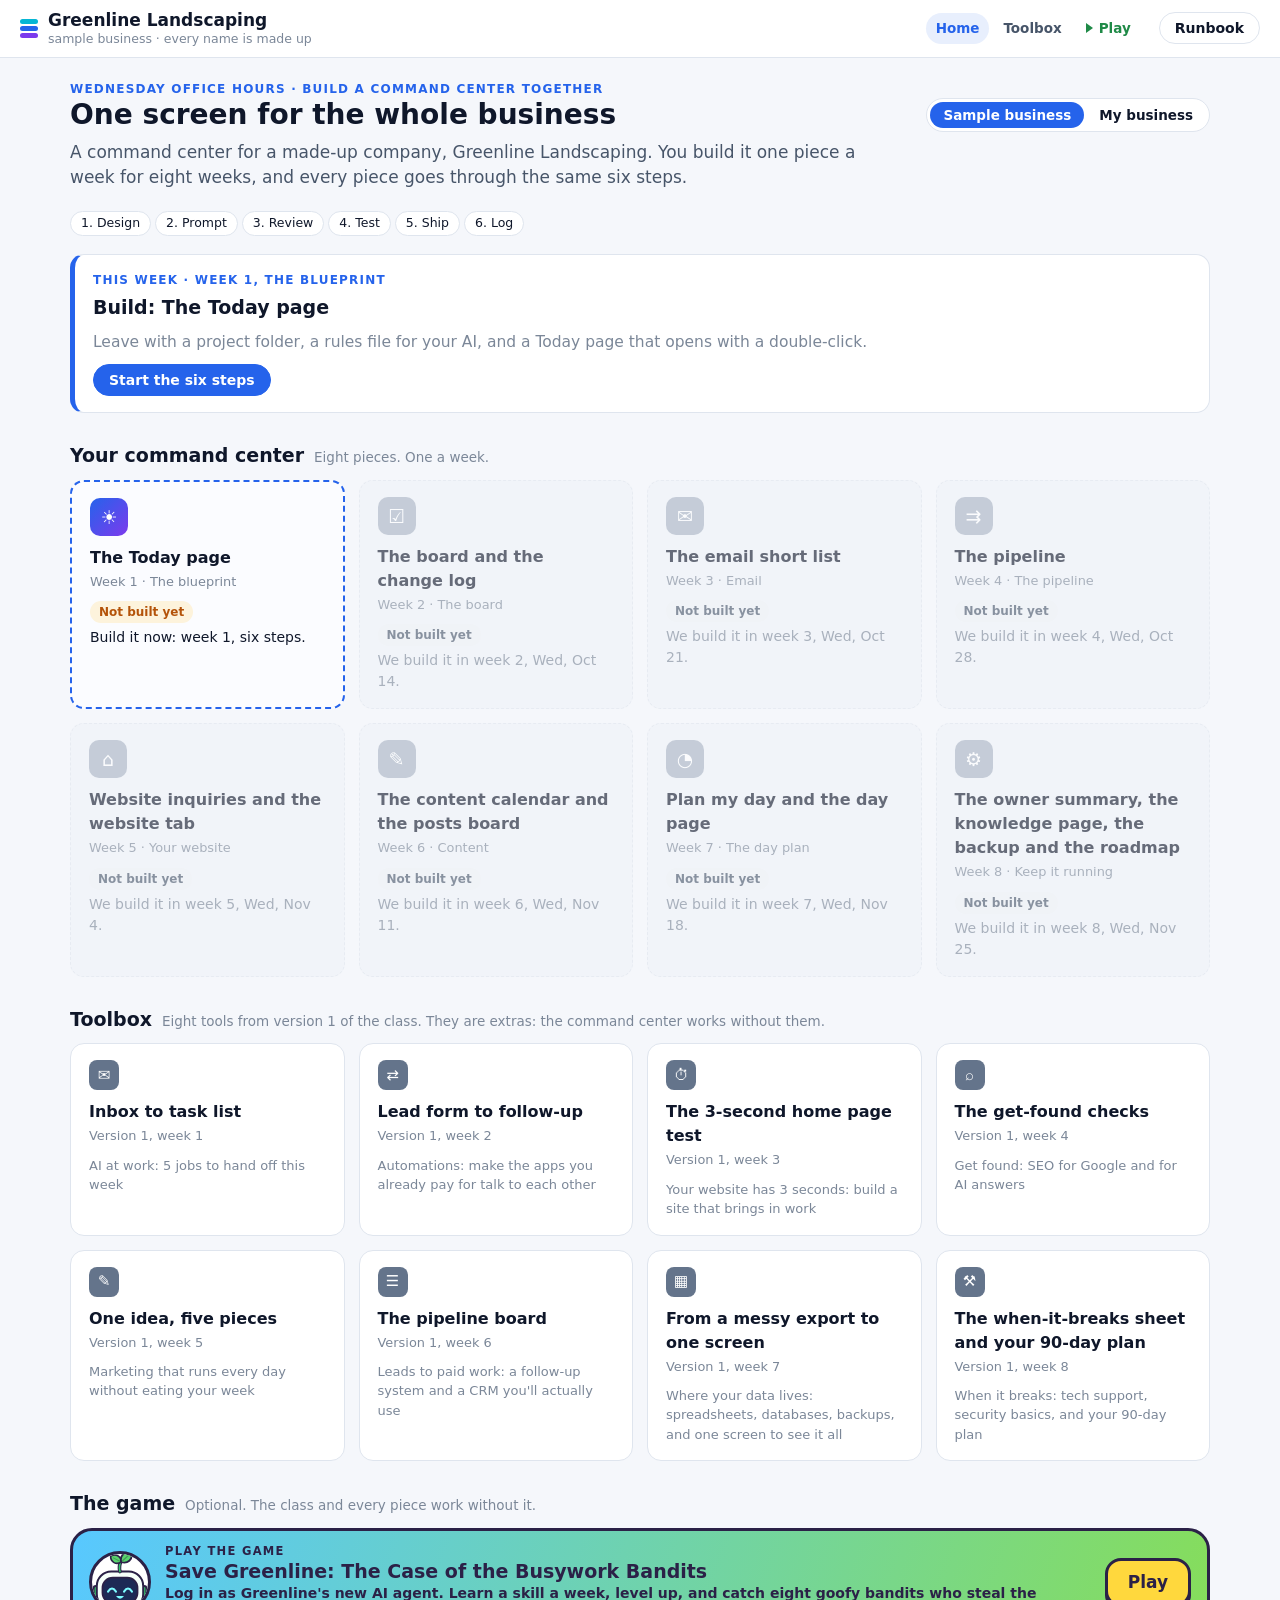
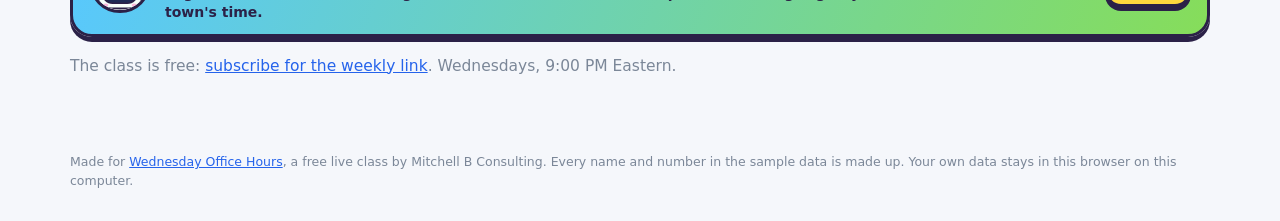
<file: index.html>
<!doctype html>
<html lang="en">
<head>
<meta charset="utf-8">
<meta name="viewport" content="width=device-width, initial-scale=1">
<title>Office Hours · a small business command center</title>
<link rel="stylesheet" href="app/shell.css">
<link rel="stylesheet" href="app/game/game.css">
</head>
<body>
<header class="top">
  <a class="brand" href="#/"><span class="stack"><i></i><i></i><i></i></span><span class="names"><b id="bizname">Greenline Landscaping</b><small id="bizsub">sample business · every name is made up</small></span></a>
  <nav id="nav"></nav>
  <button class="ghost" id="runbookBtn" hidden>Runbook</button>
</header>
<main id="view"></main>
<aside id="runbook" class="drawer" hidden></aside>
<div id="toast" class="toast" hidden></div>
<footer class="foot">Made for <a href="https://mitchellbconsulting.com/office-hours" target="_blank" rel="noopener">Wednesday Office Hours</a>, a free live class by Mitchell B Consulting. Every name and number in the sample data is made up. Your own data stays in this browser on this computer.</footer>
<script src="app/course.js"></script>
<script src="app/manifest.js"></script>
<script src="app/shell.js"></script>
</body>
</html>
</file>
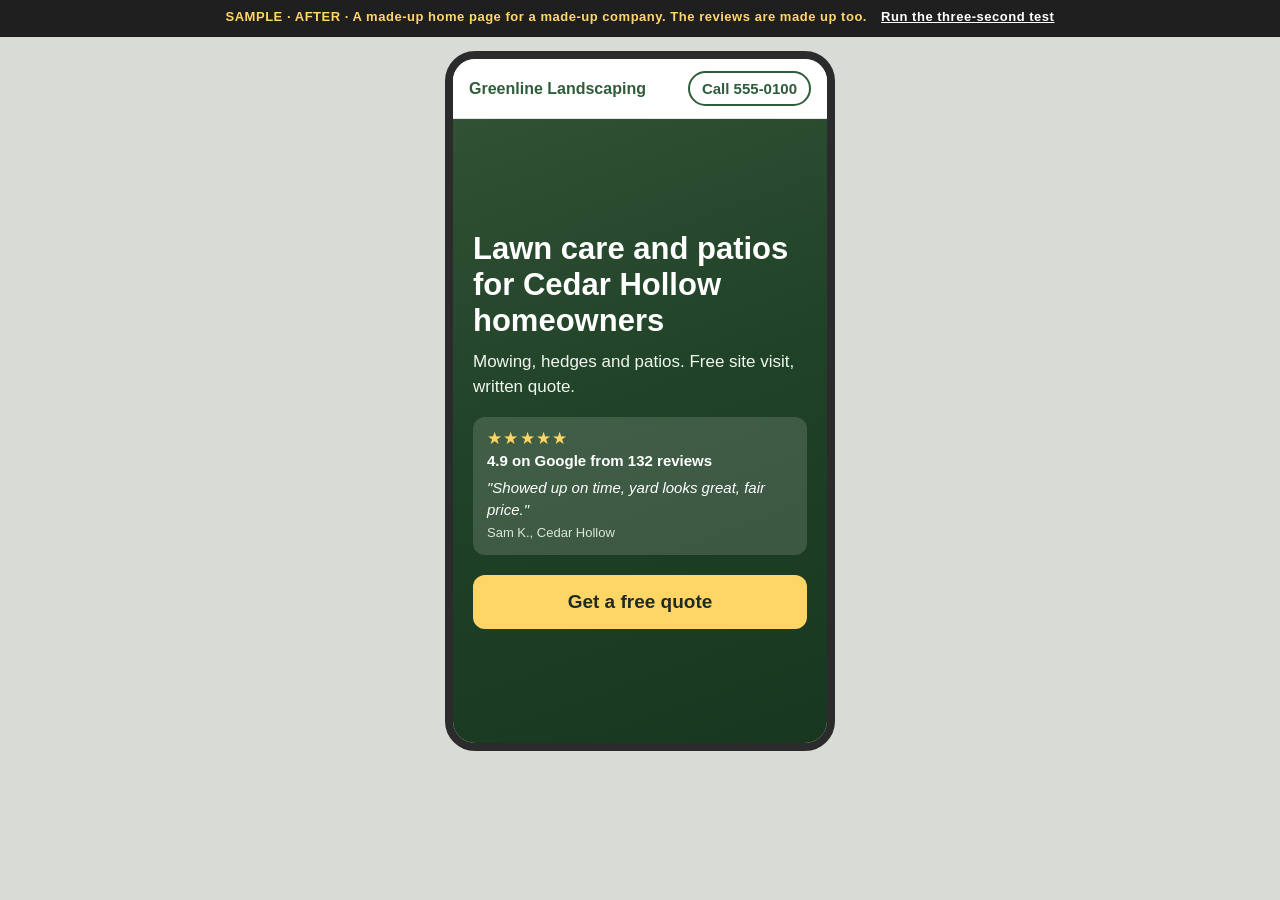
<file: samples/week-3-sample-homepage-after.html>
<!DOCTYPE html>
<html lang="en">
<head>
<meta charset="utf-8">
<meta name="viewport" content="width=device-width, initial-scale=1">
<title>Lawn care and patios in Cedar Hollow | Greenline Landscaping</title>
<!--
  SAMPLE DATA. A made-up home page for a made-up company (Greenline Landscaping, in the made-up
  town of Cedar Hollow). No real people, no real address, no real phone number. The star rating,
  the review count and the review are made up too.
  Used in Wednesday Office Hours, Session 3. This is the AFTER page: a headline that says what,
  for whom and where, one line of proof, one button, and the phone number at the top.

  Self-contained: plain HTML and CSS, no script, no external files. Open it in any browser.
  The dark frame is one phone screen. The form is a sample. It does not send anything.

  PRESENTER:
  1. The headline and the line under it are editable. Click the headline, select all, and paste
     the one the room picked. Reload the page to get the original back.
  2. "Run the three-second test" in the top banner covers the page. "Show the page" then shows
     it for exactly three seconds and covers it again. What you pasted stays in place.
-->
<style>
  * { box-sizing: border-box; }
  html, body { height: 100%; margin: 0; }
  body {
    font-family: -apple-system, "Segoe UI", Helvetica, Arial, sans-serif;
    background: #d9dcd6;
    color: #1f2a22;
    display: flex;
    flex-direction: column;
    align-items: center;
  }

  /* The sample banner and the three-second test (CSS only). */
  .state { position: fixed; top: 0; left: 0; width: 0; height: 0; }
  .sample-banner {
    position: relative;
    width: 100%;
    flex: 0 0 auto;
    background: #1f1f1f;
    color: #ffd666;
    font: 600 13px/1.4 -apple-system, "Segoe UI", Arial, sans-serif;
    letter-spacing: 0.04em;
    text-align: center;
    padding: 8px 12px 11px;
  }
  .sample-banner a { color: #ffffff; margin-left: 10px; white-space: nowrap; }
  .timer {
    display: none;
    position: absolute;
    left: 0;
    right: 0;
    bottom: 0;
    height: 5px;
    background: #ffd666;
    transform-origin: left center;
  }
  .frame {
    position: relative;
    flex: 1 1 0;
    min-height: 0;
    max-height: 700px;
    width: 100%;
    max-width: 390px;
    margin: 14px 0;
  }
  .cover {
    display: none;
    position: absolute;
    top: 8px;
    right: 8px;
    bottom: 8px;
    left: 8px;
    border-radius: 22px;
    background: #1f2a22;
    color: #ffffff;
    flex-direction: column;
    justify-content: center;
    align-items: center;
    text-align: center;
    padding: 26px;
  }
  .cover .kicker { font-size: 13px; font-weight: 700; letter-spacing: 0.14em; text-transform: uppercase; color: #ffd666; margin: 0 0 14px; }
  .cover .big { font-size: 26px; font-weight: 800; line-height: 1.25; margin: 0 0 22px; }
  .cover .ask { font-size: 21px; font-weight: 700; line-height: 1.3; margin: 0 0 12px; }
  .cover .go {
    display: inline-block;
    margin-top: 14px;
    background: #ffd666;
    color: #1f2a22;
    font-size: 18px;
    font-weight: 800;
    text-decoration: none;
    border-radius: 12px;
    padding: 14px 22px;
  }
  .cover .again { margin-top: 16px; font-size: 14px; color: #cfd8cf; }
  #ready:target ~ .frame .cover-start { display: flex; }
  #test:target ~ .frame .cover-end { display: flex; visibility: hidden; animation: timesup 0.01s linear 3s forwards; }
  #test:target ~ .sample-banner .timer { display: block; animation: countdown 3s linear forwards; }
  @keyframes timesup { to { visibility: visible; } }
  @keyframes countdown { from { transform: scaleX(1); } to { transform: scaleX(0); } }

  /* The sample page itself. */
  .phone {
    height: 100%;
    background: #ffffff;
    border: 8px solid #2b2b2b;
    border-radius: 30px;
    overflow-y: auto;
    overflow-x: hidden;
    scroll-behavior: smooth;
  }
  .first-screen {
    min-height: 100%;
    display: flex;
    flex-direction: column;
  }
  .topbar {
    flex: 0 0 auto;
    display: flex;
    align-items: center;
    justify-content: space-between;
    gap: 10px;
    padding: 12px 16px;
    background: #ffffff;
    border-bottom: 1px solid #e3e3e3;
  }
  .logo { font-size: 16px; font-weight: 700; color: #2f5d3a; line-height: 1.2; }
  .call {
    flex: 0 0 auto;
    font-size: 15px;
    font-weight: 700;
    color: #2f5d3a;
    text-decoration: none;
    border: 2px solid #2f5d3a;
    border-radius: 999px;
    padding: 7px 12px;
    white-space: nowrap;
  }
  .hero {
    flex: 1 1 auto;
    display: flex;
    flex-direction: column;
    justify-content: center;
    padding: 22px 20px 24px;
    color: #ffffff;
    background:
      linear-gradient(rgba(20, 45, 26, 0.72), rgba(20, 45, 26, 0.72)),
      linear-gradient(160deg, #7fae7a 0%, #3f7a4a 45%, #24502e 100%);
  }
  .hero h1 {
    font-size: 31px;
    line-height: 1.15;
    font-weight: 800;
    margin: 0 0 12px;
  }
  .hero .sub {
    font-size: 17px;
    line-height: 1.45;
    margin: 0 0 18px;
    color: #f1f6ef;
  }
  /* The two editable lines: a soft outline while typing, and pasted formatting is stripped. */
  [contenteditable] { outline: none; border-radius: 6px; cursor: text; -webkit-user-modify: read-write-plaintext-only; }
  [contenteditable]:focus { box-shadow: 0 0 0 2px rgba(255, 214, 102, 0.9); }
  [contenteditable] * { all: unset !important; }
  .proof {
    background: rgba(255, 255, 255, 0.14);
    border-radius: 12px;
    padding: 12px 14px;
    margin: 0 0 20px;
  }
  .stars { color: #ffd666; font-size: 17px; line-height: 1.2; letter-spacing: 0.08em; }
  .rating { font-size: 15px; font-weight: 700; margin-top: 2px; }
  .proof blockquote {
    margin: 8px 0 0;
    font-size: 15px;
    line-height: 1.45;
    font-style: italic;
  }
  .proof cite { display: block; margin-top: 4px; font-size: 13px; font-style: normal; color: #dbe7d8; }
  .button {
    display: block;
    text-align: center;
    background: #ffd666;
    color: #1f2a22;
    font-size: 19px;
    font-weight: 800;
    text-decoration: none;
    border-radius: 12px;
    padding: 16px 18px;
  }
  .below { padding: 24px 20px 6px; }
  .below h2 { font-size: 20px; margin: 0 0 12px; color: #2f5d3a; }
  .below p { font-size: 15px; line-height: 1.55; margin: 0 0 22px; color: #3f4a42; }
  .photos { display: grid; grid-template-columns: 1fr 1fr; gap: 10px; margin: 0 0 22px; }
  .photo {
    min-height: 96px;
    border: 2px dashed #9db59f;
    border-radius: 10px;
    background: #eef4ec;
    color: #4c6b52;
    font-size: 12px;
    line-height: 1.35;
    display: flex;
    align-items: center;
    justify-content: center;
    text-align: center;
    padding: 8px;
  }
  .quote-form { background: #f4f7f2; border-radius: 14px; padding: 18px 16px; margin: 0 0 22px; }
  .quote-form label { display: block; font-size: 14px; font-weight: 600; margin: 0 0 12px; color: #1f2a22; }
  .quote-form input, .quote-form select {
    display: block;
    width: 100%;
    margin-top: 5px;
    font-size: 16px;
    padding: 11px 10px;
    border: 1px solid #b9c6ba;
    border-radius: 8px;
    background: #ffffff;
    color: #1f2a22;
  }
  .quote-form button {
    width: 100%;
    border: 0;
    background: #2f5d3a;
    color: #ffffff;
    font-size: 17px;
    font-weight: 800;
    border-radius: 10px;
    padding: 14px;
    cursor: pointer;
  }
  .quote-form .note { font-size: 12px; font-weight: 400; color: #6b776d; margin: 10px 0 0; }
  .footer {
    padding: 16px 20px 24px;
    background: #24502e;
    color: #e6efe4;
    font-size: 14px;
    line-height: 1.6;
    text-align: center;
  }
  .footer a { color: #ffffff; font-weight: 700; }
</style>
</head>
<body>

<span class="state" id="ready"></span>
<span class="state" id="test"></span>

<div class="sample-banner">
  SAMPLE &middot; AFTER &middot; A made-up home page for a made-up company. The reviews are made up too.
  <a href="#ready">Run the three-second test</a>
  <div class="timer"></div>
</div>

<div class="frame">

  <div class="phone">

    <div class="first-screen">
      <div class="topbar">
        <div class="logo">Greenline Landscaping</div>
        <a class="call" href="tel:5550100">Call 555-0100</a>
      </div>
      <div class="hero">
        <h1 contenteditable="true" spellcheck="false">Lawn care and patios for Cedar Hollow homeowners</h1>
        <p class="sub" contenteditable="true" spellcheck="false">Mowing, hedges and patios. Free site visit, written quote.</p>
        <div class="proof">
          <div class="stars">&#9733;&#9733;&#9733;&#9733;&#9733;</div>
          <div class="rating">4.9 on Google from 132 reviews</div>
          <blockquote>"Showed up on time, yard looks great, fair price."
            <cite>Sam K., Cedar Hollow</cite>
          </blockquote>
        </div>
        <a class="button" href="#quote">Get a free quote</a>
      </div>
    </div>

    <div class="below">
      <h2>Our work in Cedar Hollow</h2>
      <div class="photos">
        <div class="photo">Your own photo goes here: a finished patio</div>
        <div class="photo">Your own photo goes here: a front lawn</div>
        <div class="photo">Your own photo goes here: a trimmed hedge</div>
        <div class="photo">Your own photo goes here: your crew</div>
      </div>

      <h2>Family owned since 2009</h2>
      <p>Greenline Landscaping is a family business based in Cedar Hollow. We look after lawns, hedges and patios for homeowners here, and 132 of them have reviewed us on Google.</p>

      <div class="quote-form" id="quote">
        <h2>Get a free quote</h2>
        <label>Your name
          <input type="text" name="name" autocomplete="off">
        </label>
        <label>Email
          <input type="email" name="email" autocomplete="off">
        </label>
        <label>Phone number
          <input type="tel" name="phone" autocomplete="off">
        </label>
        <label>What do you need?
          <select name="service">
            <option>Lawn care</option>
            <option>Hedge trimming</option>
            <option>Paver patio</option>
          </select>
        </label>
        <button type="button">Get a free quote</button>
        <p class="note">Sample form. It does not send anything. On a real site this goes to your CRM, or at least to a spreadsheet.</p>
      </div>
    </div>

    <div class="footer">
      Greenline Landscaping &middot; Cedar Hollow<br>
      <a href="tel:5550100">Call 555-0100</a>
    </div>

  </div>

  <div class="cover cover-start">
    <p class="kicker">The three-second test</p>
    <p class="big">Same company, same facts. You get three seconds.</p>
    <a class="go" href="#test">Show the page</a>
  </div>

  <div class="cover cover-end">
    <p class="kicker">Time is up</p>
    <p class="ask">What does this company do?</p>
    <p class="ask">Who is it for?</p>
    <p class="ask">What would you press?</p>
    <a class="go" href="#page">Show the page again</a>
    <a class="again" href="#ready">Run the test again</a>
  </div>

</div>

</body>
</html>
</file>
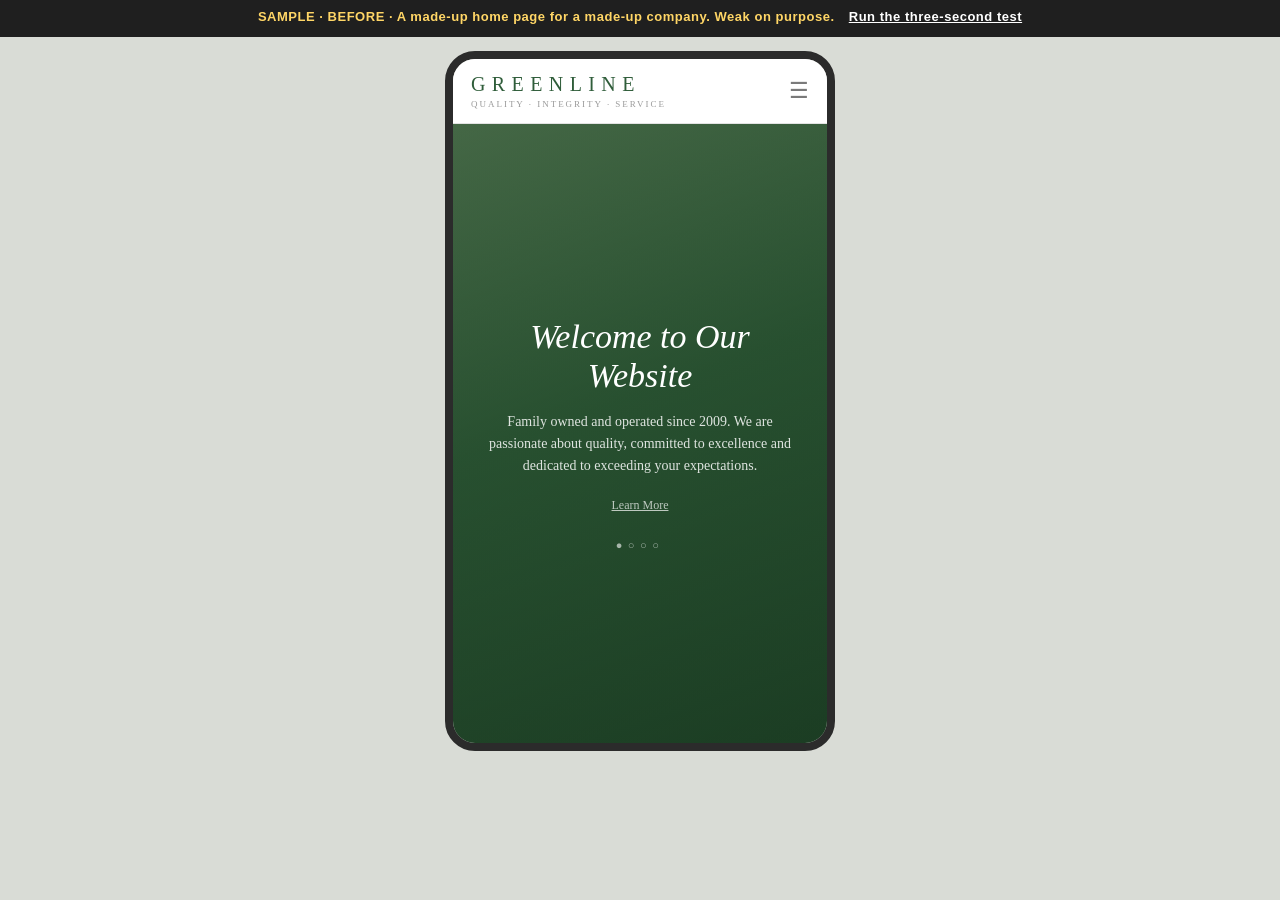
<file: samples/week-3-sample-homepage-before.html>
<!DOCTYPE html>
<html lang="en">
<head>
<meta charset="utf-8">
<meta name="viewport" content="width=device-width, initial-scale=1">
<title>Home</title>
<!--
  SAMPLE DATA. A made-up home page for a made-up company (Greenline Landscaping, in the made-up
  town of Cedar Hollow). No real people, no real address, no real phone number.
  Used in Wednesday Office Hours, Session 3. This is the BEFORE page, and it is weak on purpose:
  a vague welcome headline, "family owned since", no clear button, the phone number in the small print.

  Self-contained: plain HTML and CSS, no script, no external files. Open it in any browser.
  The dark frame is one phone screen. Scroll inside the frame to see what a visitor only finds
  if they keep going.

  PRESENTER: "Run the three-second test" in the top banner covers the page. "Show the page"
  then shows it for exactly three seconds and covers it again. Nothing else on the page moves.
-->
<style>
  * { box-sizing: border-box; }
  html, body { height: 100%; margin: 0; }
  body {
    font-family: Georgia, "Times New Roman", serif;
    background: #d9dcd6;
    color: #2b2b2b;
    display: flex;
    flex-direction: column;
    align-items: center;
  }

  /* The sample banner and the three-second test (CSS only). */
  .state { position: fixed; top: 0; left: 0; width: 0; height: 0; }
  .sample-banner {
    position: relative;
    width: 100%;
    flex: 0 0 auto;
    background: #1f1f1f;
    color: #ffd666;
    font: 600 13px/1.4 -apple-system, "Segoe UI", Arial, sans-serif;
    letter-spacing: 0.04em;
    text-align: center;
    padding: 8px 12px 11px;
  }
  .sample-banner a { color: #ffffff; margin-left: 10px; white-space: nowrap; }
  .timer {
    display: none;
    position: absolute;
    left: 0;
    right: 0;
    bottom: 0;
    height: 5px;
    background: #ffd666;
    transform-origin: left center;
  }
  .frame {
    position: relative;
    flex: 1 1 0;
    min-height: 0;
    max-height: 700px;
    width: 100%;
    max-width: 390px;
    margin: 14px 0;
  }
  .cover {
    display: none;
    position: absolute;
    top: 8px;
    right: 8px;
    bottom: 8px;
    left: 8px;
    border-radius: 22px;
    background: #1f2a22;
    color: #ffffff;
    font-family: -apple-system, "Segoe UI", Helvetica, Arial, sans-serif;
    flex-direction: column;
    justify-content: center;
    align-items: center;
    text-align: center;
    padding: 26px;
  }
  .cover .kicker { font-size: 13px; font-weight: 700; letter-spacing: 0.14em; text-transform: uppercase; color: #ffd666; margin: 0 0 14px; }
  .cover .big { font-size: 26px; font-weight: 800; line-height: 1.25; margin: 0 0 22px; }
  .cover .ask { font-size: 21px; font-weight: 700; line-height: 1.3; margin: 0 0 12px; }
  .cover .go {
    display: inline-block;
    margin-top: 14px;
    background: #ffd666;
    color: #1f2a22;
    font-size: 18px;
    font-weight: 800;
    text-decoration: none;
    border-radius: 12px;
    padding: 14px 22px;
  }
  .cover .again { margin-top: 16px; font-size: 14px; color: #cfd8cf; }
  #ready:target ~ .frame .cover-start { display: flex; }
  #test:target ~ .frame .cover-end { display: flex; visibility: hidden; animation: timesup 0.01s linear 3s forwards; }
  #test:target ~ .sample-banner .timer { display: block; animation: countdown 3s linear forwards; }
  @keyframes timesup { to { visibility: visible; } }
  @keyframes countdown { from { transform: scaleX(1); } to { transform: scaleX(0); } }

  /* The sample page itself. */
  .phone {
    height: 100%;
    background: #ffffff;
    border: 8px solid #2b2b2b;
    border-radius: 30px;
    overflow-y: auto;
    overflow-x: hidden;
  }
  .first-screen {
    min-height: 100%;
    display: flex;
    flex-direction: column;
  }
  .topbar {
    flex: 0 0 auto;
    display: flex;
    align-items: center;
    justify-content: space-between;
    padding: 14px 18px;
    background: #ffffff;
    border-bottom: 1px solid #e3e3e3;
  }
  .logo { font-size: 20px; letter-spacing: 0.32em; color: #2f5d3a; }
  .logo small {
    display: block;
    font-size: 9px;
    letter-spacing: 0.22em;
    color: #9a9a9a;
    margin-top: 3px;
  }
  .menu { font: 22px/1 Arial, sans-serif; color: #7a7a7a; }
  .hero {
    flex: 1 1 auto;
    display: flex;
    flex-direction: column;
    justify-content: center;
    align-items: center;
    text-align: center;
    padding: 28px 26px;
    color: #ffffff;
    background:
      linear-gradient(rgba(20, 45, 26, 0.55), rgba(20, 45, 26, 0.55)),
      linear-gradient(160deg, #7fae7a 0%, #3f7a4a 45%, #24502e 100%);
  }
  .hero h1 {
    font-size: 34px;
    line-height: 1.15;
    font-weight: normal;
    font-style: italic;
    margin: 0 0 16px;
  }
  .hero p {
    font-size: 14px;
    line-height: 1.6;
    margin: 0 0 20px;
    color: rgba(255, 255, 255, 0.85);
  }
  .hero a {
    font-size: 12px;
    color: rgba(255, 255, 255, 0.7);
    text-decoration: underline;
  }
  .dots { margin-top: 26px; font-size: 11px; letter-spacing: 0.5em; color: rgba(255, 255, 255, 0.6); }
  .below { padding: 26px 24px 8px; }
  .below h2 {
    font-size: 19px;
    font-weight: normal;
    color: #2f5d3a;
    margin: 0 0 8px;
  }
  .below p { font-size: 14px; line-height: 1.65; margin: 0 0 24px; color: #555555; }
  .footer {
    padding: 18px 24px 26px;
    background: #f3f3f3;
    font: 10px/1.6 Arial, sans-serif;
    color: #a3a3a3;
    text-align: center;
  }
</style>
</head>
<body>

<span class="state" id="ready"></span>
<span class="state" id="test"></span>

<div class="sample-banner">
  SAMPLE &middot; BEFORE &middot; A made-up home page for a made-up company. Weak on purpose.
  <a href="#ready">Run the three-second test</a>
  <div class="timer"></div>
</div>

<div class="frame">

  <div class="phone">

    <div class="first-screen">
      <div class="topbar">
        <div class="logo">GREENLINE<small>QUALITY &middot; INTEGRITY &middot; SERVICE</small></div>
        <div class="menu" aria-label="Menu">&#9776;</div>
      </div>
      <div class="hero">
        <h1>Welcome to Our Website</h1>
        <p>Family owned and operated since 2009. We are passionate about quality, committed to excellence and dedicated to exceeding your expectations.</p>
        <a href="#story">Learn More</a>
        <div class="dots">&#9679;&#9675;&#9675;&#9675;</div>
      </div>
    </div>

    <div class="below" id="story">
      <h2>Our Story</h2>
      <p>It all began in 2009 with one truck and a dream. Since then our family has grown, and so has our commitment to doing things the right way.</p>
      <h2>Our Mission</h2>
      <p>To deliver excellence in everything we do, and to build relationships that last.</p>
      <h2>Our Values</h2>
      <p>Quality. Integrity. Service. These are more than words to us.</p>
      <h2>What We Do</h2>
      <p>Lawn care, hedge trimming and paver patios.</p>
    </div>

    <div class="footer">
      &copy; 2026 Greenline Landscaping. All rights reserved.<br>
      14 Sample Street, Cedar Hollow &middot; Tel 555-0100 &middot; Site map &middot; Privacy
    </div>

  </div>

  <div class="cover cover-start">
    <p class="kicker">The three-second test</p>
    <p class="big">You get three seconds with this home page.</p>
    <a class="go" href="#test">Show the page</a>
  </div>

  <div class="cover cover-end">
    <p class="kicker">Time is up</p>
    <p class="ask">What does this company do?</p>
    <p class="ask">Who is it for?</p>
    <p class="ask">What would you press?</p>
    <a class="go" href="#page">Show the page again</a>
    <a class="again" href="#ready">Run the test again</a>
  </div>

</div>

</body>
</html>
</file>
<file: app/shell.css>
/* Office Hours demo: a calm, light page with one blue. No framework, no build step. */
:root{--bg:#f5f7fb;--card:#fff;--line:#dfe5ee;--text:#0f172a;--soft:#475569;--muted:#7b8798;--blue:#2563eb;--violet:#7c3aed;--cyan:#06b6d4;
  --ok:#15803d;--warn:#b45309;--bad:#b91c1c;--okbg:#e8f6ec;--warnbg:#fdf3dc;--badbg:#fde8e8;--bluebg:#e8effd}
*{box-sizing:border-box}
html,body{margin:0;background:var(--bg);color:var(--text);font:15.5px/1.5 system-ui,-apple-system,"Segoe UI",Roboto,Arial,sans-serif}
a{color:var(--blue)}
.top{position:sticky;top:0;z-index:5;display:flex;align-items:center;gap:18px;padding:10px 20px;background:#fff;border-bottom:1px solid var(--line)}
.brand{display:flex;align-items:center;gap:10px;text-decoration:none;color:var(--text)}
.brand b{font-size:17px}.brand small{color:var(--muted);font-size:12.5px}
.stack{display:inline-flex;flex-direction:column;gap:2px}.stack i{display:block;width:18px;height:5px;border-radius:3px;background:var(--cyan)}
.stack i:nth-child(2){background:var(--blue)}.stack i:nth-child(3){background:var(--violet)}
#nav{display:flex;gap:4px;flex-wrap:wrap;margin-left:auto}
#nav a{padding:5px 10px;border-radius:999px;text-decoration:none;color:var(--soft);font-size:13.5px;font-weight:600}
#nav a.on{background:var(--bluebg);color:var(--blue)}
main{max-width:1180px;margin:0 auto;padding:22px 20px 60px}
h1{font-size:28px;line-height:1.2;margin:0 0 6px}h2{font-size:19px;margin:0 0 10px}h3{font-size:15.5px;margin:0 0 6px}
.lead{color:var(--soft);font-size:17px;margin:0 0 18px;max-width:820px}
.kicker{font-size:12px;font-weight:800;letter-spacing:1.2px;text-transform:uppercase;color:var(--blue)}
.grid{display:grid;gap:14px}.g2{grid-template-columns:repeat(auto-fit,minmax(340px,1fr))}.g3{grid-template-columns:repeat(auto-fit,minmax(260px,1fr))}.g4{grid-template-columns:repeat(auto-fit,minmax(210px,1fr))}
.card{background:var(--card);border:1px solid var(--line);border-radius:14px;padding:16px 18px}
.card>h2:first-child,.card>h3:first-child{margin-top:0}
.tile{display:block;text-decoration:none;color:inherit;background:var(--card);border:1px solid var(--line);border-radius:14px;padding:16px 18px;transition:border-color .15s,box-shadow .15s}
a.tile:hover{border-color:var(--blue);box-shadow:0 6px 20px rgba(37,99,235,.10)}
.tile .ico{width:38px;height:38px;border-radius:10px;display:flex;align-items:center;justify-content:center;font-size:19px;color:#fff;background:linear-gradient(135deg,var(--blue),var(--violet));margin-bottom:10px}
.tile.locked{opacity:.62;background:#f0f3f8;border-style:dashed}.tile.locked .ico{background:#a8b3c4}
.tile b{display:block;font-size:16px}.tile small{display:block;color:var(--muted);margin-top:2px}
.tile .num{margin-top:10px;font-size:14px;font-weight:700}
.stat{background:var(--card);border:1px solid var(--line);border-radius:12px;padding:12px 14px}
.stat .k{font-size:12px;color:var(--muted);font-weight:600}.stat .v{font-size:22px;font-weight:800;line-height:1.2}.stat .d{font-size:12.5px;color:var(--muted)}
.ok{color:var(--ok)}.warn{color:var(--warn)}.bad{color:var(--bad)}.mut{color:var(--muted)}
.badge{display:inline-block;font-size:12px;font-weight:700;border-radius:999px;padding:2px 9px;background:#eef1f6;color:var(--soft);white-space:nowrap}
.badge.ok{background:var(--okbg);color:var(--ok)}.badge.warn{background:var(--warnbg);color:var(--warn)}.badge.bad{background:var(--badbg);color:var(--bad)}.badge.blue{background:var(--bluebg);color:var(--blue)}
button,.btn{font:600 14px system-ui,-apple-system,sans-serif;border-radius:999px;border:1px solid var(--line);background:#fff;color:var(--text);padding:7px 15px;cursor:pointer;text-decoration:none;display:inline-block}
button:hover,.btn:hover{border-color:var(--blue)}
button.primary,.btn.primary{background:var(--blue);border-color:var(--blue);color:#fff}
button.ghost{background:transparent}
button.small{padding:3px 10px;font-size:12.5px}
.row{display:flex;gap:8px;flex-wrap:wrap;align-items:center}.spacer{flex:1}
textarea,input[type=text],input[type=date],input[type=number],input[type=time],select{font:inherit;width:100%;border:1px solid var(--line);border-radius:10px;padding:9px 11px;background:#fff;color:var(--text)}
textarea{min-height:120px;resize:vertical;font:13.5px/1.5 ui-monospace,Menlo,Consolas,monospace}
label.f{display:block;font-size:13px;font-weight:600;color:var(--soft);margin:10px 0 4px}
pre.code{white-space:pre-wrap;word-break:break-word;background:#f3f5f9;border:1px solid var(--line);border-radius:10px;padding:11px 13px;font:13.5px/1.5 ui-monospace,Menlo,Consolas,monospace;margin:0}
.wrap{overflow-x:auto;border:1px solid var(--line);border-radius:12px;background:#fff}
table{border-collapse:collapse;width:100%;font-size:14px}th,td{text-align:left;vertical-align:top;padding:8px 11px;border-bottom:1px solid var(--line)}
th{font-size:12px;color:var(--muted);white-space:nowrap;cursor:pointer;user-select:none;background:#fafbfd}tr:last-child td{border-bottom:0}
tr.hot td{background:var(--warnbg)}tr.done td{color:var(--muted);text-decoration:line-through}
.steps{counter-reset:s;display:grid;gap:14px}
.step{background:var(--card);border:1px solid var(--line);border-radius:14px;padding:16px 18px;position:relative}
.step>h2{display:flex;gap:10px;align-items:center}
.step>h2::before{counter-increment:s;content:counter(s);flex:0 0 28px;height:28px;border-radius:50%;background:linear-gradient(135deg,var(--blue),var(--violet));color:#fff;font-size:14px;display:flex;align-items:center;justify-content:center}
.piles{display:grid;grid-template-columns:repeat(auto-fit,minmax(230px,1fr));gap:12px}
.pile{background:#f3f5f9;border:1px solid var(--line);border-radius:12px;padding:10px;min-height:120px}
.pile h3{display:flex;justify-content:space-between;align-items:center;font-size:13px;text-transform:uppercase;letter-spacing:.8px;color:var(--soft)}
.item{background:#fff;border:1px solid var(--line);border-radius:10px;padding:9px 10px;margin-top:8px;font-size:13.5px}
.item b{display:block}.item small{color:var(--muted)}.item select{margin-top:6px;padding:4px 8px;font-size:12.5px;border-radius:8px}
.item.moved{border-color:var(--warn);background:var(--warnbg)}
.bars{display:grid;gap:8px}.barrow{display:grid;grid-template-columns:150px 1fr 90px;gap:10px;align-items:center;font-size:13.5px}
.bartrack{background:#eef1f6;border-radius:6px;height:16px;overflow:hidden}.barfill{height:16px;border-radius:6px;background:linear-gradient(90deg,var(--blue),var(--violet))}
.note{border-left:3px solid var(--blue);background:var(--bluebg);border-radius:0 10px 10px 0;padding:9px 12px;font-size:14px;margin:10px 0}
.note.warn{border-color:var(--warn);background:var(--warnbg)}.note.ok{border-color:var(--ok);background:var(--okbg)}
.drawer{position:fixed;top:0;right:0;bottom:0;width:min(430px,94vw);background:#fff;border-left:1px solid var(--line);box-shadow:-12px 0 40px rgba(15,23,42,.12);z-index:9;overflow:auto;padding:18px 20px 40px}
.drawer h2{display:flex;justify-content:space-between;align-items:center}
.rb{border:1px solid var(--line);border-radius:12px;padding:10px 12px;margin:10px 0}
.rb label{display:flex;gap:9px;align-items:flex-start;cursor:pointer}.rb input{margin-top:4px;width:17px;height:17px}
.rb .at{font:700 12px ui-monospace,Menlo,monospace;color:var(--blue)}.rb small{display:block;color:var(--muted);margin-top:3px}
.rb.done{background:#f3f5f9}.rb.done b{text-decoration:line-through;color:var(--muted)}
.toast{position:fixed;left:50%;bottom:26px;transform:translateX(-50%);background:var(--text);color:#fff;padding:9px 16px;border-radius:999px;font-size:14px;z-index:20}
.foot{max-width:1180px;margin:0 auto;padding:0 20px 30px;color:var(--muted);font-size:12.5px}
.chips span{display:inline-block;border:1px solid var(--line);background:#fff;border-radius:999px;padding:2px 10px;margin:2px 4px 2px 0;font-size:12.5px}
@media (max-width:700px){.top{flex-wrap:wrap}.barrow{grid-template-columns:110px 1fr 70px}}
@media print{.top,.foot,.drawer,button{display:none}}
/* Season 2: the command center, its pieces and the build page */
:focus-visible{outline:3px solid var(--blue);outline-offset:2px}
.sec{display:flex;align-items:baseline;gap:10px;flex-wrap:wrap;margin:28px 0 10px}.sec h2{margin:0}.sec small{color:var(--muted);font-size:13.5px}
.mode{display:inline-flex;border:1px solid var(--line);border-radius:999px;background:#fff;padding:3px;gap:2px}
.mode button{border:0;background:transparent;padding:5px 13px;font-size:13.5px}.mode button.on{background:var(--blue);color:#fff}
.tile .what{margin-top:10px;font-size:13px;color:var(--muted)}.tile .big{font-size:20px;font-weight:800;line-height:1.25;color:var(--text)}
.tile .big.ok{color:var(--ok)}.tile .big.warn{color:var(--warn)}.tile .big.bad{color:var(--bad)}
.tile.todo{border:2px dashed var(--blue);background:#fbfcff}
.tile.tool .ico{width:30px;height:30px;font-size:15px;border-radius:8px;background:#64748b}
.thisweek{border-left:5px solid var(--blue);margin:16px 0 0}
.tabs{display:flex;gap:4px;flex-wrap:wrap;margin:0 0 14px;border-bottom:1px solid var(--line);padding-bottom:8px}
.tabs button{border-color:transparent;background:transparent;color:var(--soft)}.tabs button.on{background:var(--bluebg);color:var(--blue)}.tabs .badge{margin-left:6px}
.drop{border:2px dashed #c3cedd;border-radius:12px;padding:14px;background:#fafbfd}.drop.over{border-color:var(--blue);background:var(--bluebg)}
.note.setup b{display:block}.note.setup ol{margin:6px 0 0;padding-left:20px}
.check{display:flex;gap:9px;align-items:flex-start;padding:5px 0;cursor:pointer}.check input{margin-top:4px;width:17px;height:17px;flex:0 0 auto}
.check small{display:block;color:var(--muted)}.check.done>span{color:var(--muted);text-decoration:line-through}.check .md p{margin:0}
.md p{margin:0 0 8px}.md ul,.md ol{margin:0 0 10px;padding-left:22px}.md li{margin:2px 0}.md h2{font-size:17px;margin:12px 0 6px}.md h3{font-size:15px;margin:12px 0 4px}
code{font:13px ui-monospace,Menlo,Consolas,monospace;background:#f3f5f9;border:1px solid var(--line);border-radius:6px;padding:1px 5px;word-break:break-word}
.first{border-left:5px solid var(--blue)}.first .big{font-size:21px;font-weight:800;line-height:1.3}
.paid{margin-top:22px;font-size:13.5px;color:var(--muted);border-top:1px solid var(--line);padding-top:12px}
.item .sub{display:block;color:var(--soft);font-size:13px;margin-top:3px}.item.flag{border-color:var(--bad)}
.kind{font-size:11px;font-weight:800;letter-spacing:.8px;text-transform:uppercase}
.cal{display:grid;grid-template-columns:repeat(7,minmax(0,1fr));gap:6px}.cal .dow{font-size:12px;font-weight:700;color:var(--muted);text-align:center}
.cal .cell{background:#fff;border:1px solid var(--line);border-radius:10px;min-height:86px;padding:6px;font-size:12.5px}.cal .cell.off{background:transparent;border-style:dashed}
.cal .cell.now{border-color:var(--blue);box-shadow:inset 0 0 0 1px var(--blue)}.cal .dn{font-weight:700;color:var(--soft)}
.cal .post{display:block;border-radius:6px;padding:2px 5px;margin-top:4px;background:var(--bluebg);color:var(--blue);overflow:hidden;text-overflow:ellipsis}
.cal .post.done{background:var(--okbg);color:var(--ok)}
@media (max-width:700px){.cal{grid-template-columns:1fr}.cal .dow,.cal .cell.off,.cal .cell.none{display:none}.cal .cell{min-height:0}.mode button{padding:5px 10px}}
.pgrid{display:grid;gap:14px;grid-template-columns:repeat(4,minmax(0,1fr))}
@media (max-width:1000px){.pgrid{grid-template-columns:repeat(2,minmax(0,1fr))}}
@media (max-width:560px){.pgrid{grid-template-columns:minmax(0,1fr)}}
.brand{flex:0 0 auto}.brand .names{display:flex;flex-direction:column;line-height:1.25}
#nav{flex:1 1 auto;justify-content:flex-end}#nav a{white-space:nowrap}#runbookBtn{flex:0 0 auto}
@media (max-width:700px){#nav{justify-content:flex-start;margin-left:0;order:3;flex-basis:100%}.brand{flex:1 1 auto}}
.g2{grid-template-columns:repeat(auto-fit,minmax(min(340px,100%),1fr))}.g3{grid-template-columns:repeat(auto-fit,minmax(min(260px,100%),1fr))}.g4{grid-template-columns:repeat(auto-fit,minmax(min(210px,100%),1fr))}
/* A wide table or a long line scrolls inside its own box. It never pushes the page sideways. */
.steps{grid-template-columns:minmax(0,1fr)}.step,.grid>*,.piles>*,.pgrid>*{min-width:0}pre.code,.item,.card{overflow-wrap:anywhere}
@media (max-width:700px){.top{gap:8px;padding:8px 12px}#nav{flex-wrap:nowrap;overflow-x:auto;padding-bottom:2px}.brand small{font-size:11.5px}}
</file>
<file: app/game/game.css>
/* Save Greenline · the game's look: a bright cartoon with thick outlines, chunky buttons and bouncy
   motion. Every class starts with sg- so nothing here touches the weekly tools. No images and no web
   fonts: the pictures are SVG drawn by app/game/art.js, the lettering is a rounded system font.
   A mission that needs a style of its own adds it with kit.style() and its own prefix (m1-, m2-). */

:root{--sg-ink:#2b2147;--sg-visor:#7dfbff;--sg-deep:#1b1440;--sg-sun:#ffd83d;--sg-green:#34c26b;--sg-red:#ff5d5d;--sg-blue:#4d96ff;--sg-purple:#9b6bff;--sg-grass:#86dd5a;--sg-cream:#fff6dc;
  --sg-font:ui-rounded,"SF Pro Rounded","Arial Rounded MT Bold","Varela Round","Nunito","Segoe UI",system-ui,sans-serif}

/* ── the full-window stage. While it is on, the app's own header and footer step aside. ── */
body.sg-on{overflow:hidden}
body.sg-on .top,body.sg-on .foot,body.sg-on #runbook,body.sg-on #toast{display:none}
.sg{position:fixed;top:0;right:0;bottom:0;left:0;z-index:50;display:flex;flex-direction:column;overflow:hidden;background:var(--sg-grass);color:var(--sg-ink);
  font:700 16px/1.35 var(--sg-font);-webkit-user-select:none;user-select:none;-webkit-tap-highlight-color:transparent}
.sg *{box-sizing:border-box}
.sg [hidden]{display:none!important}
.sg svg{display:block}
.sg-defs{position:absolute;width:0;height:0}
.sg h2{margin:0;font:900 22px/1.2 var(--sg-font)}
.sg p{margin:0}
.sg button{font:inherit;color:inherit;cursor:pointer}
.sg button:disabled{cursor:default}
.sg button:focus-visible,.sg a:focus-visible,.sg input:focus-visible,.sg-home:focus-visible{outline:4px solid #fff;outline-offset:2px;box-shadow:0 0 0 8px var(--sg-ink)}
.sg-view{position:relative;flex:1;min-height:0;display:flex;flex-direction:column}
.sg-stage{position:relative;flex:1;min-height:0;overflow:hidden;animation:sg-fade .28s ease-out}
.sg-bg{position:absolute;top:0;left:0;width:100%;height:100%}
.sg-kicker{font:900 12px/1 var(--sg-font);letter-spacing:1.4px;text-transform:uppercase;color:#7a4be0;margin-bottom:4px}
.sg-fine{font-size:13px;font-weight:600;color:#6a6288}
.sg-row{display:flex;flex-wrap:wrap;gap:10px;justify-content:center;margin-top:14px}
.sg kbd{display:inline-flex;align-items:center;justify-content:center;flex:0 0 auto;min-width:24px;height:24px;padding:0 5px;border:2px solid var(--sg-ink);border-radius:8px;background:#fff;color:var(--sg-ink);font:900 12px/1 var(--sg-font);box-shadow:0 2px 0 var(--sg-ink)}
@media (hover:none){.sg kbd{display:none}}
.sg-face{display:flex;align-items:center;justify-content:center;flex:0 0 auto;width:52px;height:52px;border:3px solid var(--sg-ink);border-radius:50%;background:var(--sg-sun);overflow:hidden}
.sg-face svg{width:100%;height:100%}
.sg-face .sg-icon{width:64%;height:64%}

/* chunky buttons */
.sg .sg-btn{display:inline-flex;align-items:center;justify-content:center;gap:9px;padding:11px 20px;border:4px solid var(--sg-ink);border-radius:20px;background:#fff;color:var(--sg-ink);
  font:900 17px/1.1 var(--sg-font);text-decoration:none;box-shadow:0 6px 0 var(--sg-ink);transition:transform .08s,box-shadow .08s}
.sg .sg-btn:hover{transform:translateY(-2px);box-shadow:0 8px 0 var(--sg-ink);border-color:var(--sg-ink)}
.sg .sg-btn:active{transform:translateY(5px);box-shadow:0 1px 0 var(--sg-ink)}
.sg .sg-btn .sg-icon{width:24px;height:24px}
.sg .sg-btn.sg-primary{background:var(--sg-sun)}
.sg .sg-btn.sg-danger{background:var(--sg-red);color:#fff}
.sg .sg-btn.sg-huge{font-size:26px;padding:14px 40px;border-radius:26px}
.sg .sg-btn.sg-small{padding:7px 12px;border-width:3px;border-radius:14px;font-size:13.5px;box-shadow:0 4px 0 var(--sg-ink)}
/* a reply: a button that is the agent's own choice, in the agent's own words. Visor colors, and a small arrow. */
.sg .sg-btn.sg-reply{background:var(--sg-deep);color:#fff}
.sg .sg-btn.sg-reply::before{content:"";flex:0 0 auto;border-left:9px solid var(--sg-visor);border-top:6px solid transparent;border-bottom:6px solid transparent}
.sg .sg-btn.sg-reply.sg-hasicon::before{display:none}                 /* a reply with a picture of its own needs no arrow */
.sg .sg-btn.sg-reply.sg-primary{background:var(--sg-visor);color:var(--sg-ink)}
.sg .sg-btn.sg-reply.sg-primary::before{border-left-color:var(--sg-ink)}
.sg .sg-btn.sg-reply:hover{filter:brightness(1.08)}
.sg .sg-btn.sg-reply.sg-no{background:#ece9f5;color:#8a84a3;box-shadow:none;text-decoration:line-through}
.sg .sg-btn.sg-reply.sg-yes{background:#c9f5d5;color:var(--sg-ink)}
.sg .sg-btn:disabled{transform:none}

/* ── the HUD ── */
.sg-hud{position:relative;z-index:6;display:flex;align-items:center;gap:8px;flex:0 0 auto;min-height:56px;padding:0 10px;background:var(--sg-deep);color:#fff;border-bottom:3px solid var(--sg-visor)}
.sg-hud.sg-bare{position:absolute;top:0;left:0;right:0;background:none;border-bottom:0;padding-top:8px;pointer-events:none}
.sg-hud.sg-bare>*{pointer-events:auto}
.sg-spacer{flex:1}
.sg .sg-hudbtn{display:inline-flex;align-items:center;gap:6px;height:40px;padding:0 12px 0 8px;border:3px solid var(--sg-ink);border-radius:14px;background:#fff;color:var(--sg-ink);font:900 13.5px/1 var(--sg-font);box-shadow:0 3px 0 rgba(0,0,0,.35);white-space:nowrap}
.sg .sg-hudbtn:hover{background:var(--sg-sun);border-color:var(--sg-ink)}
.sg .sg-hudbtn:active{transform:translateY(2px);box-shadow:0 1px 0 rgba(0,0,0,.35)}
.sg-hudbtn .sg-icon{width:22px;height:22px}
.sg-hudtitle{flex:1;min-width:0;display:flex;flex-direction:column;padding:0 4px}
.sg-hudtitle small{font:900 11px/1.2 var(--sg-font);letter-spacing:1.2px;text-transform:uppercase;color:var(--sg-sun);white-space:nowrap;overflow:hidden;text-overflow:ellipsis}
.sg-hudtitle b{font:900 16.5px/1.2 var(--sg-font);white-space:nowrap;overflow:hidden;text-overflow:ellipsis}
.sg-hudtitle b i{font-style:normal;color:var(--sg-visor)}
/* the agent in the HUD: face, name, level, experience. A button: it opens the Skills panel. */
.sg .sg-chipbtn{display:grid;grid-template-columns:36px auto;grid-template-rows:auto auto;column-gap:8px;row-gap:3px;align-items:center;flex:0 0 auto;height:46px;padding:3px 11px 3px 4px;border:3px solid var(--sg-visor);border-radius:16px;background:#2b2147;color:#fff;text-align:left;box-shadow:0 3px 0 rgba(0,0,0,.35)}
.sg .sg-chipbtn:hover{background:#3a2d66;border-color:#fff}
.sg-chipface{grid-row:1/3;width:36px;height:36px;border:2px solid var(--sg-ink);border-radius:50%;background:#fff;overflow:hidden}
.sg-chipface svg{width:100%;height:100%}
.sg-chiptext{display:flex;align-items:baseline;gap:6px;white-space:nowrap;align-self:end}
.sg-chiptext b{font:900 14px/1 var(--sg-font)}
.sg-chiptext small{font:900 11.5px/1 var(--sg-font);color:var(--sg-sun)}
.sg-chiptext em{font:800 11px/1 var(--sg-font);font-style:normal;color:var(--sg-visor)}
.sg-xp{display:block;height:9px;min-width:92px;border:2px solid var(--sg-ink);border-radius:999px;background:rgba(255,255,255,.22);overflow:hidden;align-self:start}
.sg-xp i{display:block;height:100%;border-radius:999px;background:var(--sg-sun);transition:width .6s cubic-bezier(.2,1.2,.4,1)}
.sg-xp.sg-big{height:16px;border-width:3px;background:#ece9f5;margin:2px 0 12px}
.sg-pips{display:flex;gap:5px}
.sg-pips i{display:flex;align-items:center;justify-content:center;width:30px;height:30px;border-radius:50%;background:rgba(255,255,255,.16);opacity:.55}
.sg-pips i.sg-on{background:var(--sg-sun);opacity:1}
.sg-pips .sg-icon{width:19px;height:19px}
.sg-hudstars{display:flex;align-items:center;gap:4px;font:900 17px/1 var(--sg-font)}
.sg-hudstars .sg-icon{width:26px;height:26px}
.sg-hudtimer{min-width:54px;padding:6px 9px;border-radius:12px;background:rgba(255,255,255,.16);font:900 16px/1 var(--sg-font);text-align:center;font-variant-numeric:tabular-nums}
.sg-stars{display:inline-flex;gap:2px}
.sg-stars i{width:18px;height:18px}
.sg-stars svg{width:100%;height:100%}
.sg-stars.sg-big{gap:8px;margin:8px 0}
.sg-stars.sg-big i{width:54px;height:54px}

/* ── art that moves ── */
.sg-art .sg-bob{animation:sg-bob 2.8s ease-in-out infinite}
.sg-art .sg-hover{animation:sg-bob 2s ease-in-out infinite}
.sg-art .sg-blink{transform-box:fill-box;transform-origin:center;animation:sg-blink 4.2s infinite}
.sg-art .sg-wave{animation:sg-wave .55s ease-in-out infinite alternate}
.sg-art .sg-antenna{animation:sg-wiggle 1.9s ease-in-out infinite alternate}
.sg-art .sg-twinkle{transform-box:fill-box;transform-origin:center;animation:sg-twinkle 1.1s ease-in-out infinite alternate}
.sg-art .sg-spin{transform-box:fill-box;transform-origin:center;animation:sg-spin 26s linear infinite}
.sg-art .sg-drift{animation:sg-drift 17s ease-in-out infinite alternate}
.sg-art .sg-drift-b{animation-duration:23s;animation-direction:alternate-reverse}
.sg-art .sg-drift-c{animation-duration:29s}
.sg-art .sg-steam{animation:sg-steam 2.2s ease-in-out infinite}
.sg-art .sg-float{animation:sg-drift 5s ease-in-out infinite alternate}
.sg-art .sg-idle{animation:sg-idle .28s linear infinite}
.sg-art .sg-peek{transform-box:fill-box;transform-origin:50% 100%;animation:sg-peek 2.6s ease-in-out infinite}
.sg-art .sg-peeker{animation:sg-peeker 5.5s ease-in-out infinite}
.sg-art .sg-wheel{transform-box:fill-box;transform-origin:center}
.sg-driving .sg-wheel,.sg-art .sg-idle .sg-wheel{animation:sg-spin .5s linear infinite}
.sg-driving .sg-truckbody{animation:sg-idle .2s linear infinite}
.sg-talking .sg-mouth{transform-box:fill-box;transform-origin:center;animation:sg-talk .22s ease-in-out infinite alternate}
@keyframes sg-fade{from{opacity:0}to{opacity:1}}
@keyframes sg-bob{0%,100%{transform:translateY(0)}50%{transform:translateY(-4px)}}
@keyframes sg-blink{0%,95%,100%{transform:scaleY(1)}97.5%{transform:scaleY(.1)}}
@keyframes sg-wave{from{transform:rotate(-13deg)}to{transform:rotate(11deg)}}
@keyframes sg-wiggle{from{transform:rotate(-7deg)}to{transform:rotate(7deg)}}
@keyframes sg-twinkle{from{transform:scale(.6) rotate(0)}to{transform:scale(1.15) rotate(20deg)}}
@keyframes sg-spin{to{transform:rotate(360deg)}}
@keyframes sg-drift{from{transform:translateX(-18px)}to{transform:translateX(26px)}}
@keyframes sg-steam{0%{opacity:0;transform:translateY(6px)}40%{opacity:1}100%{opacity:0;transform:translateY(-10px)}}
@keyframes sg-idle{0%,100%{transform:translateY(0)}50%{transform:translateY(-1.6px)}}
@keyframes sg-peek{0%,100%{transform:translateY(0) rotate(-4deg)}50%{transform:translateY(-5px) rotate(4deg)}}
@keyframes sg-peeker{0%,12%,100%{transform:translateX(190px)}24%,74%{transform:translateX(0)}86%{transform:translateX(190px)}}
@keyframes sg-talk{from{transform:scaleY(.55)}to{transform:scaleY(1.2)}}
@keyframes sg-pop{0%{transform:scale(.72)}55%{transform:scale(1.1)}100%{transform:scale(1)}}
@keyframes sg-shake{0%,100%{transform:translateX(0)}20%{transform:translateX(-9px) rotate(-2deg)}40%{transform:translateX(8px) rotate(2deg)}60%{transform:translateX(-6px)}80%{transform:translateX(4px)}}
@keyframes sg-bounce{0%,100%{transform:translateY(0)}50%{transform:translateY(-7px)}}
@keyframes sg-pulse{0%,100%{transform:scale(1)}50%{transform:scale(1.08)}}
@keyframes sg-slam{0%{transform:translateX(-50%) scale(3) rotate(-12deg);opacity:0}60%{transform:translateX(-50%) scale(.9) rotate(3deg);opacity:1}100%{transform:translateX(-50%) scale(1) rotate(-3deg)}}
@keyframes sg-burst{from{clip-path:circle(0% at 50% 58%)}to{clip-path:circle(140% at 50% 58%)}}
@keyframes sg-fall{0%{transform:translate(0,-10vh) rotate(0);opacity:1}100%{transform:translate(var(--x),105vh) rotate(calc(var(--r) + 720deg));opacity:1}}
@keyframes sg-rise{from{transform:translateY(24px);opacity:0}to{transform:none;opacity:1}}
@keyframes sg-dropin{0%{transform:translateY(-120%)}70%{transform:translateY(6%)}100%{transform:none}}
/* kit.fx.pop and kit.fx.shake set these classes and also play the same frames from script (kit.js),
   so the effect shows even where a mission's own class sets `animation`. */
.sg-pop{animation:sg-pop .32s cubic-bezier(.2,1.4,.4,1)}
.sg-shake{animation:sg-shake .38s}
/* being dragged: lifted off the page. The shadow is a drop-shadow, so it follows the shape of a round
   or see-through thing instead of drawing a box under it (and the focus ring rests, for the same
   reason). A mission may set its own filter. */
.sg-dragging{cursor:grabbing!important;z-index:5;outline:0!important;box-shadow:none!important;filter:drop-shadow(0 16px 0 rgba(43,33,71,.22))}
.sg-confetti{position:absolute;top:0;left:0;right:0;bottom:0;z-index:30;overflow:hidden;pointer-events:none}
.sg-confetti i{position:absolute;top:0;width:11px;height:17px;border-radius:3px;opacity:0;animation:sg-fall 2s linear forwards}
.sg-toast{position:absolute;left:50%;bottom:18px;z-index:8;transform:translateX(-50%);padding:9px 16px;border:3px solid var(--sg-ink);border-radius:999px;background:#fff;font-weight:900;animation:sg-rise .25s}

/* ── boot splash, title, menu ── */
.sg .sg-boot{position:absolute;top:0;left:0;width:100%;height:100%;display:flex;flex-direction:column;align-items:center;justify-content:center;gap:18px;border:0;border-radius:0;background:#1b1440;color:#fff}
.sg-bootlogo{width:min(34vmin,170px);animation:sg-dropin .7s cubic-bezier(.3,1.3,.5,1) both}
.sg-boottext{display:flex;flex-direction:column;align-items:center;gap:4px;animation:sg-fade .6s .7s both}
.sg-boottext b{font:900 clamp(22px,5vmin,34px)/1.1 var(--sg-font)}
.sg-boottext small{font:900 13px/1 var(--sg-font);letter-spacing:4px;text-transform:uppercase;color:var(--sg-sun)}
.sg-s-title,.sg-s-menu{background:var(--sg-grass)}
.sg-title-top{position:absolute;left:50%;top:max(5vh,50px);width:min(88vw,74vh,660px);translate:-50% 0;animation:sg-dropin .7s cubic-bezier(.3,1.3,.5,1) both}
.sg-title-top.sg-small{top:max(2vh,46px);width:min(62vw,40vh,360px);animation:none}
.sg-title-bottom{position:absolute;left:50%;bottom:max(2.2vw,3vh);translate:-50% 0;display:flex;flex-direction:column;align-items:center;gap:9px;width:max-content}
.sg .sg-start{padding:14px 34px;border:5px solid var(--sg-ink);border-radius:28px;background:var(--sg-sun);color:var(--sg-ink);font:900 clamp(24px,5.4vmin,42px)/1 var(--sg-font);letter-spacing:1px;box-shadow:0 9px 0 var(--sg-ink);animation:sg-pulse 1.1s ease-in-out infinite}
.sg .sg-start:hover{background:#ffe773;border-color:var(--sg-ink)}
.sg .sg-start:active{box-shadow:0 2px 0 var(--sg-ink)}
.sg-title-bottom small{padding:4px 13px;border-radius:999px;background:rgba(255,255,255,.88);font:900 13px/1.2 var(--sg-font)}
.sg-title-truck{position:absolute;left:3%;bottom:max(6.9vw,9.2vh);width:min(30vw,42vh,330px)}
.sg-title-sprout{position:absolute;right:5%;bottom:max(1vw,1.3vh);height:min(38vh,46vw,330px);aspect-ratio:200/280}
.sg-title-tree{position:absolute;right:-4%;bottom:max(14vw,18.6vh);height:min(34vh,46vw,300px);aspect-ratio:380/334}
.sg-title-truck svg,.sg-title-sprout svg,.sg-title-tree svg{width:100%;height:100%;overflow:visible}
.sg-menu{position:absolute;left:50%;bottom:max(1.6vw,2.2vh);translate:-50% 0;display:flex;flex-direction:column;gap:13px;width:min(86vw,340px);padding:18px;border:4px solid var(--sg-ink);border-radius:30px;background:rgba(255,255,255,.93);box-shadow:0 9px 0 rgba(43,33,71,.3);animation:sg-pop .35s cubic-bezier(.2,1.4,.4,1)}
.sg-menu .sg-btn{width:100%;font-size:20px;padding:13px 18px}
.sg-menu-ask{font:900 17px/1.3 var(--sg-font);text-align:center}
@media (max-aspect-ratio:1/1){                       /* a tall screen: the button and the menu sit under the logo, above the town */
  .sg-title-bottom{bottom:auto;top:calc(max(5vh,50px) + min(88vw,74vh,660px)*.49 + 5vh)}
  .sg-menu{bottom:auto;top:calc(max(2vh,46px) + min(62vw,40vh,360px)*.49 + 3vh)}
}

/* ── cards over everything: wanted posters, results, the case book, how to play ── */
.sg-modal{position:absolute;top:0;left:0;right:0;bottom:0;z-index:20;display:flex;align-items:center;justify-content:center;padding:12px;background:rgba(43,33,71,.58);animation:sg-fade .18s}
.sg-layer{position:absolute;top:0;left:0;right:0;bottom:0;z-index:4;display:flex;align-items:center;justify-content:center;padding:10px;background:rgba(43,33,71,.1)}
.sg-card{width:min(100%,520px);max-height:100%;overflow:auto;padding:20px;border:4px solid var(--sg-ink);border-radius:28px;background:#fff;box-shadow:0 10px 0 rgba(0,0,0,.25);text-align:center;animation:sg-pop .32s cubic-bezier(.2,1.4,.4,1)}
.sg-card>p{margin-top:8px}
.sg-howto ol{list-style:none;margin:14px 0 10px;padding:0;display:grid;gap:9px;text-align:left}
.sg-howto li{display:flex;align-items:center;gap:12px;font-size:15.5px}
.sg-howto .sg-face{width:44px;height:44px}
.sg-wanted{width:min(100%,400px);background:#fff3d1}
.sg-wanted-top{font:900 38px/1 var(--sg-font);letter-spacing:6px;color:#d23b3b}
.sg-wanted.sg-solved .sg-wanted-top{color:#1f9a4d}
.sg-mug{width:min(190px,46vw);aspect-ratio:1;margin:10px auto;padding:8px 8px 0;border:4px solid var(--sg-ink);border-radius:24px;overflow:hidden}
.sg-mug svg{width:100%;height:100%}
.sg-crime{font-size:15.5px}
.sg-casename{display:flex;flex-direction:column;margin:12px 0 4px;padding:9px 6px;border:3px dashed var(--sg-ink);border-radius:16px;background:#fff}
.sg-casename small{font:900 11.5px/1.3 var(--sg-font);letter-spacing:1.2px;text-transform:uppercase;color:#7a4be0}
.sg-casename b{font:900 18px/1.25 var(--sg-font)}
.sg-results .sg-rules{list-style:none;margin:6px 0 12px;padding:0;display:grid;gap:6px;text-align:left;font-size:15px}
.sg-rules li{display:flex;align-items:center;gap:8px}
.sg-rules .sg-icon{width:22px;height:22px;flex:0 0 auto}
.sg-rules .sg-miss{color:#7b7594}
.sg-earned{display:flex;align-items:center;gap:12px;padding:10px 12px;border:3px solid var(--sg-ink);border-radius:20px;background:var(--sg-cream);text-align:left}
.sg-earned>div{display:flex;flex-direction:column;gap:2px;min-width:0}
.sg-earned small{font:900 11.5px/1.3 var(--sg-font);letter-spacing:.6px;color:#6a6288}
.sg-earned b{font:900 19px/1.2 var(--sg-font)}
.sg-gain{font:900 14.5px/1.3 var(--sg-font);color:#1f8a47}
.sg-stickerwrap{flex:0 0 88px;width:88px;height:88px;transform:scale(0) rotate(40deg);transition:transform .4s cubic-bezier(.2,1.7,.4,1)}
.sg-stickerwrap.sg-stuck{transform:scale(1) rotate(-9deg)}
.sg-stickerwrap svg{width:100%;height:100%}
.sg-teaser{margin-top:12px!important;font-weight:900;color:#7a4be0}
.sg-book{width:min(100%,720px);text-align:left}
.sg-book-top{display:flex;align-items:center;justify-content:space-between;gap:10px}
.sg-book-top .sg-btn{padding:7px 14px;font-size:14.5px;border-width:3px;box-shadow:0 4px 0 var(--sg-ink)}
.sg-book h2{display:flex;align-items:center;gap:8px;font-size:26px}
.sg-book h2 .sg-icon{width:34px;height:34px}
.sg-rankline{margin:4px 0 10px!important}
.sg-meters{display:grid;grid-template-columns:repeat(auto-fit,minmax(138px,1fr));gap:9px;margin:8px 0}
.sg-meter{display:flex;flex-direction:column;align-items:flex-start;gap:1px;padding:9px 11px;border:3px solid var(--sg-ink);border-radius:18px;background:#fff;text-align:left}
.sg-meter .sg-icon{width:28px;height:28px}
.sg-meter b{font:900 25px/1.15 var(--sg-font)}
.sg-meter small{font:800 12.5px/1.25 var(--sg-font);color:#6a6288}
.sg-booklist{list-style:none;margin:12px 0 0;padding:0;display:grid;gap:9px}
.sg-bookrow{display:grid;grid-template-columns:62px 1fr;gap:11px;align-items:start;padding:10px;border:3px solid var(--sg-ink);border-radius:18px;background:#f2effa}
.sg-bookrow.sg-solved{background:var(--sg-cream)}
.sg-booksticker svg{width:100%}
.sg-bookrow>div{display:flex;flex-direction:column;gap:2px;min-width:0}
.sg-bookrow small{font:900 11.5px/1.3 var(--sg-font);letter-spacing:.8px;text-transform:uppercase;color:#7a4be0}
.sg-bookrow b{font-weight:900}
.sg-bookrow ul{margin:5px 0 0;padding:0 0 0 17px;font:600 13.5px/1.4 var(--sg-font)}
.sg-real{display:inline-flex;align-items:center;gap:5px;align-self:flex-start;padding:2px 9px;border:2px solid var(--sg-ink);border-radius:999px;background:#d2f7dc;font:900 12.5px/1.3 var(--sg-font)}
.sg-real .sg-icon{width:15px;height:15px}

/* ── the town map ── */
.sg-s-map{display:flex;flex-direction:column;background:var(--sg-grass)}
.sg-mapholder{flex:1;min-height:0;display:flex;align-items:center;justify-content:center;overflow:hidden}
.sg-map{position:relative;flex:0 0 auto;--u:1px}
.sg-map>svg{position:absolute;top:0;left:0;width:100%;height:100%}
.sg .sg-pin{position:absolute;z-index:2;translate:-50% -72%;display:flex;flex-direction:column;align-items:center;gap:1px;min-width:48px;padding:5px 9px 6px;border:3px solid var(--sg-ink);border-radius:17px;background:#fff;color:var(--sg-ink);box-shadow:0 4px 0 var(--sg-ink)}
.sg .sg-pin:hover{border-color:var(--sg-ink);filter:brightness(1.05)}
.sg-pin b{font:900 21px/1 var(--sg-font)}
.sg-pin small{font:900 11.5px/1.1 var(--sg-font)}
.sg-pin .sg-icon{width:19px;height:19px}
.sg-pin .sg-stars i{width:13px;height:13px}
.sg-pin-open,.sg-pin-clue{background:var(--sg-sun)!important;animation:sg-bounce .9s ease-in-out infinite}
.sg-pin-clue .sg-icon{width:26px;height:26px}
.sg-pin-done,.sg-pin-found{background:#d2f7dc!important}
.sg-pin-found{opacity:.92}
.sg-pin-locked,.sg-pin-later{background:#ece9f5!important;color:#77708f!important}
.sg-mapbar{display:flex;align-items:center;gap:10px;flex:0 0 auto;width:min(96%,780px);margin:0 auto 10px;padding:8px 10px 8px 8px;border:4px solid var(--sg-ink);border-radius:24px;background:#fff;box-shadow:0 6px 0 rgba(43,33,71,.3)}
.sg-mapbar p{flex:1;min-width:0;font:800 15.5px/1.3 var(--sg-font)}
.sg-mapbar .sg-face{width:46px;height:46px;background:#c9f7ee}
.sg-mapbar .sg-btn{flex:0 0 auto;white-space:nowrap;margin-bottom:5px}

/* ── a talking scene: actors and a speech bubble ── */
.sg-talk{position:absolute;left:0;right:0;bottom:0;z-index:2;display:flex;flex-direction:column;align-items:center;padding:0 12px 14px;pointer-events:none}
.sg-actors{display:flex;justify-content:space-between;align-items:flex-end;width:min(100%,900px);height:clamp(150px,43vh,340px);padding:0 2%}
.sg-actor{flex:0 0 auto;height:100%;aspect-ratio:200/280;transform-origin:50% 100%;transition:transform .2s,filter .2s}
.sg-actor svg{width:100%;height:100%;overflow:visible}
.sg-actor.sg-left{order:1}.sg-actor.sg-center{order:2;margin:0 auto}.sg-actor.sg-right{order:3}
.sg-actor.sg-is-gremlin{height:82%;aspect-ratio:200/220}
.sg-actor.sg-speaking{transform:scale(1.1)}
.sg-actor.sg-listening{transform:scale(.95);filter:brightness(.94)}
.sg-actors.sg-many .sg-actor{height:min(100%,calc((100vw - 44px)/var(--n,3)*1.4))}          /* a third actor joined: all of them shrink to fit a phone */
.sg-actors.sg-many .sg-actor.sg-is-gremlin{height:min(82%,calc((100vw - 44px)/var(--n,3)*1.1))}
.sg-has-panel .sg-actors{width:min(100%,1240px);padding:0}        /* a panel is up: the actors step out to the edges and watch */
@media (max-width:1150px){.sg-has-panel .sg-actors{visibility:hidden}}
.sg-bubble{position:relative;pointer-events:auto;width:min(100%,800px);min-height:5.2em;margin-top:-8px;padding:22px 66px 16px 24px;border:4px solid var(--sg-ink);border-radius:28px;background:#fff;box-shadow:0 7px 0 rgba(43,33,71,.3);font:800 clamp(16px,2.35vmin,22px)/1.36 var(--sg-font)}
.sg-bubble::before{content:"";position:absolute;top:-13px;width:20px;height:20px;border:4px solid var(--sg-ink);border-right:0;border-bottom:0;background:#fff;transform:rotate(45deg)}
.sg-bubble[data-side="left"]::before{left:15%}
.sg-bubble[data-side="right"]::before{right:15%}
.sg-bubble[data-side="center"]::before{left:calc(50% - 10px)}
.sg-bubble[data-side="none"]::before{display:none}
.sg-bubble.sg-narration{background:var(--sg-cream);font-style:italic}
.sg-bubble.sg-mine{background:var(--sg-deep);color:#eafcff;border-color:var(--sg-visor)}      /* the agent's own thought */
.sg-bubble.sg-mine .sg-nametag{background:var(--sg-visor);color:var(--sg-ink);text-shadow:none}
.sg-nametag{position:absolute;top:-19px;left:22px;padding:5px 14px;border:3px solid var(--sg-ink);border-radius:999px;color:#fff;font:900 14.5px/1 var(--sg-font);letter-spacing:.3px;text-shadow:1px 1px 0 var(--sg-ink),-1px 1px 0 var(--sg-ink),1px -1px 0 var(--sg-ink),-1px -1px 0 var(--sg-ink)}
.sg-bubble[data-side="right"] .sg-nametag{left:auto;right:76px}
.sg-line{cursor:pointer}
.sg-rest{visibility:hidden}
.sg .sg-next{position:absolute;right:12px;bottom:10px;display:flex;align-items:center;justify-content:center;width:44px;height:44px;padding:0;border:3px solid var(--sg-ink);border-radius:50%;background:var(--sg-sun);box-shadow:0 4px 0 var(--sg-ink);animation:sg-bounce .9s ease-in-out infinite}
.sg-next .sg-icon{width:20px;height:20px}
.sg .sg-skip{position:absolute;top:-17px;right:20px;padding:4px 12px;border:3px solid var(--sg-ink);border-radius:999px;background:#fff;color:var(--sg-ink);font:900 12.5px/1 var(--sg-font)}
.sg-bubble[data-side="right"] .sg-skip{right:auto;left:22px}
.sg-choices{display:flex;flex-wrap:wrap;gap:10px;margin-top:10px}
.sg-choices:empty{display:none}

/* ── a panel in the middle of the stage, and the quick challenges inside it ── */
.sg-panel{width:min(100%,640px);max-height:100%;overflow:auto;padding:16px 18px;border:4px solid var(--sg-ink);border-radius:28px;background:#fff;box-shadow:0 9px 0 rgba(43,33,71,.3);animation:sg-pop .32s cubic-bezier(.2,1.4,.4,1)}
.sg-panel.sg-wide{width:min(100%,900px)}
.sg-panel-head{display:flex;align-items:center;gap:12px;margin-bottom:12px}
.sg-panel-head h2{font-size:clamp(18px,2.6vmin,23px)}
.sg-panel-foot{display:flex;flex-wrap:wrap;align-items:center;gap:10px;min-height:2.7em;margin-top:12px;padding:8px 12px;border-radius:16px;font:800 15px/1.35 var(--sg-font)}
.sg-panel-foot:empty{padding:0;min-height:1.2em}
.sg-panel-foot.sg-ok{background:#d9f8e1;color:#14693a}
.sg-panel-foot.sg-bad{background:#ffe2e2;color:#a11d2e}
.sg-panel-foot.sg-react>span:not(.sg-face){flex:1;min-width:180px}
.sg-panel-foot .sg-face{width:44px;height:44px}
.sg-panel-foot .sg-btn{color:var(--sg-ink)}
.sg-opts{display:grid;gap:10px}
.sg .sg-opt{display:flex;align-items:center;gap:12px;width:100%;padding:12px 14px;border:3px solid var(--sg-ink);border-radius:18px;background:#fff;box-shadow:0 4px 0 var(--sg-ink);text-align:left;font:800 16px/1.3 var(--sg-font)}
.sg .sg-opt:hover:not(:disabled){background:#fff7cf;border-color:var(--sg-ink)}
.sg .sg-opt.sg-no,.sg .sg-chip.sg-no,.sg .sg-pickcard.sg-no{background:#ece9f5;color:#8a84a3;box-shadow:none;text-decoration:line-through}
.sg .sg-opt.sg-yes,.sg .sg-chip.sg-yes,.sg .sg-pickcard.sg-yes{background:#c9f5d5}
.sg .sg-opt:disabled:not(.sg-no):not(.sg-yes){opacity:.55}
.sg-dots{display:flex;gap:6px;justify-content:center}
.sg-dots i{width:13px;height:13px;border:2px solid var(--sg-ink);border-radius:50%;background:#fff}
.sg-dots i.sg-on{background:var(--sg-sun)}.sg-dots i.sg-ok{background:var(--sg-green)}
.sg-desk{display:flex;align-items:center;justify-content:center;min-height:112px;padding:12px 0}
.sg-sortcard{max-width:92%;padding:15px 20px;border:4px solid var(--sg-ink);border-radius:18px;background:var(--sg-cream);box-shadow:0 6px 0 var(--sg-ink);font:900 clamp(17px,2.6vmin,21px)/1.25 var(--sg-font);text-align:center;cursor:grab}
.sg-bins{display:grid;grid-template-columns:repeat(auto-fit,minmax(112px,1fr));gap:10px}
.sg-bins.sg-bins-5{grid-template-columns:repeat(5,minmax(0,1fr))}                              /* five baskets: five across, not four and one */
.sg .sg-bins-5 .sg-bin{min-height:72px;padding:8px 4px;font-size:14.5px}
.sg .sg-bin{position:relative;display:flex;flex-direction:column;align-items:center;justify-content:center;gap:4px;min-height:84px;padding:10px 8px;border:4px solid var(--sg-ink);border-radius:20px;background:var(--c,#4d96ff);color:var(--sg-ink);box-shadow:0 6px 0 var(--sg-ink);font:900 15.5px/1.15 var(--sg-font);transition:transform .1s}
.sg .sg-bin:hover{border-color:var(--sg-ink);filter:brightness(1.07)}
.sg .sg-bin:active{transform:translateY(4px);box-shadow:0 2px 0 var(--sg-ink)}
.sg-bin kbd{position:absolute;top:-10px;left:-8px}
.sg-bin .sg-icon{width:28px;height:28px}
.sg-bin.sg-over{transform:scale(1.08);outline:4px dashed #fff;outline-offset:-10px}
.sg-count{margin-bottom:8px;font:900 14px/1 var(--sg-font);color:#7a4be0;text-align:center}
.sg-chips{display:flex;flex-wrap:wrap;gap:9px;justify-content:center}
.sg .sg-chip{display:inline-flex;align-items:center;gap:8px;padding:10px 13px;border:3px solid var(--sg-ink);border-radius:16px;background:#fff;box-shadow:0 4px 0 var(--sg-ink);text-align:left;font:800 15px/1.25 var(--sg-font)}
.sg .sg-chip:hover:not(:disabled){background:#fff7cf;border-color:var(--sg-ink)}
.sg .sg-chip.sg-okay{background:#e6f9eb;color:#3f7d55;box-shadow:none}
.sg .sg-chip.sg-found{background:var(--sg-sun);outline:4px solid var(--sg-red);outline-offset:2px}
.sg-shelves{display:grid;grid-template-columns:repeat(auto-fit,minmax(150px,1fr));gap:10px}
.sg-shelf{display:flex;flex-direction:column;gap:7px;padding:9px;border:3px solid var(--sg-ink);border-radius:20px;background:#f4f1ff;background:color-mix(in srgb,var(--c) 26%,#fff)}
.sg-shelf>b{padding:5px 10px;border:3px solid var(--sg-ink);border-radius:12px;background:var(--c);font:900 14.5px/1.2 var(--sg-font);text-align:center}
.sg-clue{position:relative;width:min(100%,470px);padding:26px 22px 18px;border:4px solid var(--sg-ink);border-radius:8px 28px 28px 28px;background:#fff1a0;box-shadow:0 9px 0 rgba(43,33,71,.3);transform:rotate(-1.2deg);text-align:left}
.sg-clue h2{font-size:26px;margin-bottom:6px}
.sg-clue p{font:700 17px/1.4 var(--sg-font)}
.sg-clue-pin{position:absolute;top:-26px;right:18px;display:flex;align-items:center;justify-content:center;width:58px;height:58px;border:4px solid var(--sg-ink);border-radius:50%;background:#fff}
.sg-clue-pin .sg-icon{width:36px;height:36px}

/* crack the case */
.sg-pickcards{display:grid;grid-template-columns:repeat(3,minmax(0,1fr));gap:12px}
.sg .sg-pickcard{position:relative;display:flex;flex-direction:column;align-items:center;gap:7px;padding:14px 12px;border:4px solid var(--sg-ink);border-radius:24px;background:#fff;box-shadow:0 6px 0 var(--sg-ink);text-align:center;font:600 14.5px/1.35 var(--sg-font)}
.sg .sg-pickcard:hover:not(:disabled){transform:translateY(-3px) rotate(-1deg);border-color:var(--sg-ink);background:#fffbe6}
.sg-pickcard kbd{position:absolute;top:-10px;left:-8px}
.sg-pickcard b{font:900 17.5px/1.2 var(--sg-font)}
.sg-pickart{display:flex;align-items:center;justify-content:center;width:92px;height:92px;border:3px solid var(--sg-ink);border-radius:24px}
.sg-pickart svg{width:74%;height:74%}
.sg-stamp{position:absolute;top:30%;left:50%;translate:-50% 0;padding:3px 12px;border:4px solid #1f9a4d;border-radius:12px;background:rgba(255,255,255,.93);color:#1f9a4d;font:900 22px/1.1 var(--sg-font);transform:rotate(-12deg);animation:sg-pop .3s}

/* the showdown: versus, then the mission's own mini-game */
.sg-vs{position:absolute;top:0;left:0;right:0;bottom:0;display:flex;flex-direction:column;align-items:center;justify-content:center;gap:12px;padding:12px;overflow:hidden;background:radial-gradient(circle at 50% 40%,#ffe873,#ff9f2e)}
.sg-rays{position:absolute;top:-60%;left:-60%;width:220%;height:220%;background:repeating-conic-gradient(rgba(255,255,255,.26) 0 9deg,transparent 9deg 18deg);animation:sg-spin 50s linear infinite}
.sg-vs-row{position:relative;display:flex;align-items:center;justify-content:center;gap:1vw;height:min(40vh,300px);max-width:100%}
.sg-vs-side{display:flex;flex-direction:column;align-items:center;height:100%}
.sg-vs-side svg{flex:1;min-height:0;width:auto;max-width:36vw}
.sg-vs-side b{margin-top:4px;padding:4px 12px;border:3px solid var(--sg-ink);border-radius:999px;color:#fff;font:900 14px/1.1 var(--sg-font);white-space:nowrap;text-shadow:1px 1px 0 var(--sg-ink),-1px 1px 0 var(--sg-ink),1px -1px 0 var(--sg-ink),-1px -1px 0 var(--sg-ink)}
.sg-vs-row>.sg-word{width:min(26vw,170px);flex:0 0 auto;animation:sg-pulse 1s ease-in-out infinite}
.sg-vs-card{position:relative;width:min(100%,560px)}
.sg-vs-card ul{list-style:none;margin:8px 0 0;padding:0;display:grid;gap:5px;font:700 15.5px/1.35 var(--sg-font)}
.sg-perp{position:absolute;left:50%;bottom:44%;height:min(34vh,260px);aspect-ratio:200/220;transform:translateX(-50%);z-index:1}
.sg-perp svg{width:100%;height:100%;overflow:visible}
.sg-caughtword{position:absolute;left:50%;top:3%;z-index:3;width:min(84%,520px);transform:translateX(-50%) rotate(-3deg);animation:sg-slam .5s cubic-bezier(.2,1.3,.4,1) both}
.sg-colorburst{animation:sg-burst 1.1s ease-out both}

/* ── the finale and the certificate ── */
.sg-final{position:absolute;top:0;left:0;right:0;bottom:0;overflow-y:auto;padding:0 16px 46px;background:var(--sg-cream);text-align:center;-webkit-user-select:text;user-select:text}
.sg .sg-final>*{max-width:860px;margin-left:auto;margin-right:auto}
.sg .sg-final h2{margin:26px auto 10px;font-size:25px}
.sg .sg-final-hero{position:relative;max-width:none;margin:0 -16px;padding:6px 6px 0;background:var(--sg-grass);border-bottom:4px solid var(--sg-ink)}
.sg-final-town{width:min(100%,900px);max-height:54vh;margin:0 auto}
.sg-final-hero .sg-word{width:min(88%,520px);margin:-6px auto -34px}
.sg .sg-final-lead{margin-top:46px;font:800 18px/1.4 var(--sg-font)}
.sg-lineup{list-style:none;padding:0;margin-top:0;margin-bottom:0;display:grid;grid-template-columns:repeat(auto-fit,minmax(92px,1fr));gap:8px}
.sg-lineup li{display:flex;flex-direction:column;align-items:center;gap:1px;padding:8px 4px;border:3px solid var(--sg-ink);border-radius:18px;background:#fff}
.sg-lineup svg{width:100%;height:92px}
.sg-lineup b{font:900 13.5px/1.2 var(--sg-font)}
.sg-lineup small{font:800 12px/1.2 var(--sg-font);color:#1f8a47}
.sg-lineup .sg-loose{background:#ece9f5}
.sg-lineup .sg-loose svg{filter:grayscale(1) opacity(.5)}
.sg-lineup .sg-loose small{color:#7b7594}
.sg-certtools{display:flex;flex-direction:column;align-items:center;gap:5px}
.sg-certtools label{font:900 13px/1.2 var(--sg-font)}
.sg-certtools input{width:min(100%,340px);padding:10px 14px;border:3px solid var(--sg-ink);border-radius:16px;background:#fff;color:var(--sg-ink);font:800 17px/1.2 var(--sg-font);text-align:center}
.sg-cert{margin-top:14px;padding:12px;border:4px solid var(--sg-ink);border-radius:30px;background:repeating-linear-gradient(45deg,#ffd83d 0 18px,#ffb52e 18px 36px)}
.sg-certin{padding:24px 18px 20px;border:3px solid var(--sg-ink);border-radius:20px;background:#fff}
.sg-certstickers{display:flex;flex-wrap:wrap;justify-content:center;gap:4px;margin-bottom:10px}
.sg-certstickers svg{width:56px;height:56px}
.sg-certk{font:900 13px/1.2 var(--sg-font);letter-spacing:3px;text-transform:uppercase;color:#7a4be0}
.sg-certsmall{margin-top:7px;font:700 15.5px/1.4 var(--sg-font);color:#5d5578}
.sg-certname{margin:6px 0 2px;font:900 clamp(26px,5vw,40px)/1.15 var(--sg-font);overflow-wrap:anywhere}
.sg-certbig{margin-top:12px;font:900 19px/1.3 var(--sg-font);color:#1f8a47}
.sg-certrow{margin-top:4px;font:900 15px/1.3 var(--sg-font)}
.sg-certfoot{margin-top:14px;padding-top:11px;border-top:3px dashed #d9d5e8;font:700 13px/1.4 var(--sg-font);color:#5d5578}
.sg-certnote{margin-top:3px;font:600 12px/1.4 var(--sg-font);color:#7b7594}
.sg-share{margin-top:16px;padding:12px 14px;border:3px dashed var(--sg-ink);border-radius:18px;background:#fff;text-align:left}
.sg-share small{font:900 11.5px/1.3 var(--sg-font);letter-spacing:1px;text-transform:uppercase;color:#7a4be0}
.sg-share p{font:600 14.5px/1.45 var(--sg-font);overflow-wrap:anywhere}

/* ── the invitation on the app's home screen, and Play in its navigation ── */
.sg-home{display:flex;align-items:center;gap:14px;margin:0 0 18px;padding:12px 16px;border:3px solid #2b2147;border-radius:22px;background:linear-gradient(110deg,#58c8ff,#86dd5a);color:#2b2147;text-decoration:none;box-shadow:0 5px 0 #2b2147;font-family:var(--sg-font);transition:transform .1s,box-shadow .1s}
.sg-home:hover{transform:translateY(-2px);box-shadow:0 7px 0 #2b2147}
.sg-home-art{flex:0 0 62px;width:62px;height:62px;border:3px solid #2b2147;border-radius:50%;background:#fff;overflow:hidden}
.sg-home-art svg{width:100%;height:100%;display:block}
.sg-home-text{flex:1;min-width:0;display:flex;flex-direction:column}
.sg-home-k{font-size:11.5px;font-weight:900;letter-spacing:1.3px;text-transform:uppercase}
.sg-home-text b{font-size:19px;font-weight:900;line-height:1.25}
.sg-home-text small{font-size:14px;font-weight:700;line-height:1.35}
.sg-home-cta{flex:0 0 auto;padding:9px 20px;border:3px solid #2b2147;border-radius:16px;background:#ffd83d;font-size:17px;font-weight:900;box-shadow:0 4px 0 #2b2147}
#nav a.play{color:#1f8a47}
#nav a.play::before{content:"";display:inline-block;margin-right:6px;border-left:7px solid currentColor;border-top:5px solid transparent;border-bottom:5px solid transparent}
#nav a.play.on{background:#e3f8e9}

/* ── a phone held upright, or any narrow window ── */
@media (max-width:700px){
  .sg-hud{flex-wrap:wrap;gap:2px 6px;min-height:0;padding:4px 7px}  /* two rows: the buttons, then the task line the full width */
  .sg-hud.sg-bare{flex-wrap:nowrap;padding:8px 7px 0}
  .sg-hud.sg-bare .sg-hudbtn{height:40px}
  .sg-hudbtn span{display:none}
  .sg .sg-hudbtn{height:36px;padding:0 7px}
  .sg .sg-chipbtn{margin-right:auto;height:38px;grid-template-columns:30px auto;column-gap:6px;row-gap:2px;padding:2px 9px 2px 3px}
  .sg-chipface{width:30px;height:30px}
  .sg-chiptext em{display:none}
  .sg[data-screen="play"] .sg-hudtitle small{display:none}       /* in a mini-game the stage needs the room: the task line alone */
  .sg-hudtitle{order:9;flex:1 1 100%;padding:0 2px}
  .sg-hudtitle small{font-size:10px;line-height:1.15}
  .sg-hudtitle b{display:-webkit-box;-webkit-box-orient:vertical;-webkit-line-clamp:2;font-size:13.5px;line-height:1.13;white-space:normal;text-overflow:clip;text-wrap:balance}   /* a long case title takes two lines */
  .sg-hud.sg-timing .sg-pips{display:none}             /* a clock is up: every clue is found by then, so the pips make room for the title */
  .sg-pips{gap:3px}
  .sg-pips i{width:23px;height:23px}
  .sg-pips .sg-icon{width:15px;height:15px}
  .sg-hudtimer{min-width:44px;padding:6px 5px;font-size:14px}
  .sg-actors{height:clamp(130px,29vh,240px);padding:0}
  .sg-bubble{padding:20px 62px 14px 16px;font-size:16.5px;border-radius:24px}
  .sg .sg-next{right:9px}                              /* so the Next button's focus ring clears the end of a line */
  .sg-panel{padding:13px 12px;border-radius:24px}
  .sg-card{padding:16px 14px}
  .sg-pickcards{grid-template-columns:1fr;gap:10px}
  .sg .sg-pickcard{display:grid;grid-template-columns:62px 1fr;column-gap:11px;row-gap:1px;align-items:center;text-align:left;padding:10px 12px}
  .sg-pickart{grid-row:1/3;width:62px;height:62px;border-radius:18px}
  .sg-pickcard b{align-self:end}.sg-pickcard>span:last-of-type{align-self:start}
  .sg-stamp{top:22%}
  .sg-mapbar{flex-wrap:wrap;border-radius:22px}
  .sg-mapbar p{flex:1 1 60%;font-size:14.5px}
  .sg-mapbar .sg-btn{flex:1 1 100%}
  .sg-bins.sg-bins-5{grid-template-columns:repeat(6,minmax(0,1fr))}                            /* five baskets: three over two */
  .sg .sg-bins-5 .sg-bin{grid-column:span 2;min-height:60px}
  .sg .sg-bins-5 .sg-bin:nth-child(n+4){grid-column:span 3}
  .sg-home{flex-wrap:wrap}
  .sg-vs-row{height:min(30vh,230px)}
}
@media (max-width:480px){
  .sg-book .sg-meter:nth-child(3):last-child{grid-column:1/-1}   /* the case book's three meters: two, then one the full width */
}
@media (max-width:379px){                             /* a very narrow phone: the title gets the kicker's line too */
  .sg-hudtitle small{display:none}
  .sg-hudtitle b{-webkit-line-clamp:3;font-size:13px}
}
@media (max-height:520px){
  .sg-hud{min-height:46px}
  .sg-actors{height:36vh}
  .sg-bubble{min-height:0;padding-top:16px;padding-bottom:10px;font-size:15px}
}

/* ── less movement when the player asks for it: still playable, nothing loops ── */
@media (prefers-reduced-motion:reduce){
  .sg *,.sg *::before,.sg *::after{animation-duration:.01ms!important;animation-delay:0s!important;animation-iteration-count:1!important;transition-duration:.01ms!important}
  .sg-art .sg-peeker{transform:translateX(40px)}
}

/* ── printing: only the certificate ── */
@media print{
  body.sg-printing{overflow:visible}
  body.sg-printing *{visibility:hidden!important}
  body.sg-printing .sg,body.sg-printing .sg-view,body.sg-printing .sg-stage,body.sg-printing .sg-final{position:static!important;display:block!important;overflow:visible!important;height:auto!important;background:#fff!important;animation:none!important}
  body.sg-printing .sg-hud,body.sg-printing .sg-visor,body.sg-printing .sg-floats,body.sg-printing .sg-final>*:not(.sg-cert){display:none!important}
  body.sg-printing .sg-cert,body.sg-printing .sg-cert *{visibility:visible!important;-webkit-print-color-adjust:exact;print-color-adjust:exact}
  body.sg-printing .sg-cert{margin:8mm auto;max-width:170mm}
}

/* ══ Agent Mode: the visor, the login, the badge, skills and experience, the ride, the handoff ══ */

/* ── the visor: every scene is seen through the agent's eyes. Four corner brackets and a soft edge. ── */
.sg-visor{display:none;position:absolute;top:0;left:0;right:0;bottom:0;z-index:5;pointer-events:none;box-shadow:inset 0 0 0 2px rgba(125,251,255,.4),inset 0 0 38px rgba(27,20,64,.2)}
.sg-fp .sg-visor{display:block}
.sg-visor i{position:absolute;width:30px;height:30px;border:0 solid var(--sg-visor);filter:drop-shadow(0 0 1.5px var(--sg-ink)) drop-shadow(0 0 1.5px var(--sg-ink))}
.sg-visor i:nth-child(1){top:8px;left:8px;border-top-width:4px;border-left-width:4px;border-top-left-radius:11px}
.sg-visor i:nth-child(2){top:8px;right:8px;border-top-width:4px;border-right-width:4px;border-top-right-radius:11px}
.sg-visor i:nth-child(3){bottom:8px;left:8px;border-bottom-width:4px;border-left-width:4px;border-bottom-left-radius:11px}
.sg-visor i:nth-child(4){bottom:8px;right:8px;border-bottom-width:4px;border-right-width:4px;border-bottom-right-radius:11px}
.sg-visor-tag{position:absolute;top:11px;right:46px;display:flex;align-items:center;gap:5px;padding:2px 8px;border-radius:999px;background:rgba(27,20,64,.7);color:var(--sg-visor);font:900 10px/1.4 var(--sg-font);letter-spacing:1.6px;text-transform:uppercase}
.sg-visor-tag::before{content:"";width:7px;height:7px;border-radius:50%;background:var(--sg-red);animation:sg-twinkle 1.1s ease-in-out infinite alternate}
.sg-s-play~.sg-visor .sg-visor-tag,.sg-s-final~.sg-visor .sg-visor-tag,.sg-s-map~.sg-visor .sg-visor-tag{display:none}   /* a mini-game and the map use their corners */

/* ── experience: gains that float up under the agent's chip ── */
.sg-floats{position:absolute;top:64px;left:10px;z-index:26;display:flex;flex-direction:column;align-items:flex-start;gap:6px;pointer-events:none}
.sg-floats.sg-low{top:auto!important;bottom:12px;flex-direction:column-reverse}
.sg-float{display:flex;align-items:center;gap:7px;padding:6px 13px 6px 8px;border:3px solid var(--sg-ink);border-radius:999px;background:var(--c,#fff);color:var(--sg-ink);box-shadow:0 4px 0 rgba(43,33,71,.35);font:900 16px/1.1 var(--sg-font);animation:sg-gain 2.6s ease-out both}
.sg-float .sg-icon{width:22px;height:22px}
.sg-float small{padding:2px 7px;border-radius:999px;background:rgba(255,255,255,.75);font:900 11px/1.2 var(--sg-font)}
@keyframes sg-gain{0%{transform:translateY(16px) scale(.6);opacity:0}9%{transform:translateY(0) scale(1.08);opacity:1}15%{transform:scale(1)}82%{transform:translateY(0);opacity:1}100%{transform:translateY(-22px);opacity:0}}
.sg-levelup{width:min(100%,430px)}
.sg-levelup .sg-word{width:min(86%,320px);margin:0 auto 4px}
.sg-levelup h2{font-size:28px}
.sg-perms{list-style:none;margin:8px 0 4px;padding:0;display:grid;gap:6px}
.sg-perms li{display:flex;align-items:center;gap:9px;padding:9px 12px;border:3px solid var(--sg-ink);border-radius:16px;background:#d9f8e1;font:900 16.5px/1.25 var(--sg-font);text-align:left}
.sg-perms .sg-icon{width:24px;height:24px;flex:0 0 auto}

/* ── the agent login and the boot sequence ── */
.sg-s-login{display:flex;flex-direction:column;align-items:center;justify-content:safe center;gap:10px;padding:54px 12px 12px;overflow-y:auto;background:var(--sg-grass)}
.sg-s-login::before{content:"";position:absolute;top:0;left:0;right:0;bottom:0;z-index:1;background:rgba(27,20,64,.34)}
.sg-login-logo{position:relative;z-index:2;flex:0 0 auto;width:min(58vw,26vh,300px)}
.sg-login{position:relative;z-index:2;flex:0 0 auto;display:flex;flex-direction:column;gap:11px;width:min(100%,460px);padding:16px 18px 14px;border:4px solid var(--sg-ink);border-radius:28px;background:#fff;box-shadow:0 9px 0 rgba(27,20,64,.4),0 0 0 3px var(--sg-visor);text-align:center;animation:sg-pop .35s cubic-bezier(.2,1.4,.4,1)}
.sg-login h2{font-size:clamp(20px,3.2vmin,25px)}
.sg-login-note{font:700 14.5px/1.4 var(--sg-font);color:#5d5578}
.sg-field{display:flex;flex-direction:column;gap:5px;text-align:left}
.sg-field label,.sg-label{font:900 12px/1.2 var(--sg-font);letter-spacing:1.2px;text-transform:uppercase;color:#7a4be0}
.sg-field-row{display:flex;gap:8px;align-items:center}
.sg-field input{flex:1;min-width:0;padding:10px 14px;border:3px solid var(--sg-ink);border-radius:16px;background:#f4fdff;color:var(--sg-ink);font:900 19px/1.2 var(--sg-font);-webkit-user-select:text;user-select:text}
.sg-field-row .sg-btn{flex:0 0 auto;margin-bottom:4px}
.sg-looks{display:grid;grid-template-columns:repeat(4,minmax(0,1fr));gap:8px}
.sg .sg-look{display:flex;flex-direction:column;align-items:center;gap:2px;padding:5px 4px 4px;border:3px solid var(--sg-ink);border-radius:18px;background:var(--c,#fff);box-shadow:0 4px 0 var(--sg-ink);font:900 12.5px/1.2 var(--sg-font)}
.sg .sg-look svg{width:100%;height:auto;max-height:74px}
.sg .sg-look[aria-pressed="true"]{outline:4px solid var(--sg-visor);outline-offset:2px;box-shadow:0 4px 0 var(--sg-ink),0 0 0 7px var(--sg-deep);transform:translateY(-3px)}
.sg-login-row{display:flex;flex-wrap:wrap;gap:10px;justify-content:center}
.sg-login-row .sg-reply{flex:1 1 150px;font-size:20px;padding:13px 18px}
.sg-login-tools{display:flex;flex-wrap:wrap;gap:8px;justify-content:center;padding-top:9px;border-top:3px dashed #d9d5e8}
.sg-login-tools .sg-btn{padding:7px 12px;border-width:3px;border-radius:14px;font-size:13.5px;box-shadow:0 4px 0 var(--sg-ink)}
.sg-login-tools .sg-icon{width:19px;height:19px}
.sg-agentlist{list-style:none;margin:0;padding:0;display:grid;gap:8px}
.sg-agentrow{display:flex;align-items:center;gap:8px}
.sg .sg-agentpick{flex:1;min-width:0;display:flex;align-items:center;gap:10px;padding:7px 10px;border:3px solid var(--sg-ink);border-radius:18px;background:#f4fdff;box-shadow:0 4px 0 var(--sg-ink);text-align:left}
.sg .sg-agentpick:hover{background:#dff9ff;border-color:var(--sg-ink)}
.sg-agentpick>span:last-child{display:flex;flex-direction:column;min-width:0}
.sg-agentpick b{font:900 17px/1.2 var(--sg-font)}
.sg-agentpick small{font:800 12.5px/1.3 var(--sg-font);color:#5d5578}
.sg-s-bootseq{display:flex;align-items:center;justify-content:center;padding:54px 14px 16px;overflow-y:auto;background:radial-gradient(circle at 50% 30%,#35297a,var(--sg-deep) 70%)}
.sg-bootseq{width:min(100%,560px);padding:20px 22px;border:3px solid var(--sg-visor);border-radius:24px;background:rgba(27,20,64,.82);color:#eafcff;box-shadow:0 0 0 4px var(--sg-ink)}
.sg-bootface{display:block;width:76px;height:76px;margin:0 auto 8px;border:3px solid var(--sg-visor);border-radius:50%;background:#fff;overflow:hidden}
.sg-bootface svg{width:100%;height:100%}
.sg-bootseq .sg-kicker{color:var(--sg-visor);text-align:center}
.sg-bootlines{list-style:none;margin:10px 0 0;padding:0;display:grid;gap:7px;min-height:9.5em;font:800 clamp(15px,2.3vmin,18px)/1.35 var(--sg-font)}
.sg-bootlines li{display:flex;gap:9px;animation:sg-rise .25s}
.sg-bootlines li::before{content:"";flex:0 0 auto;align-self:flex-start;width:0;height:0;margin-top:.36em;border-left:8px solid var(--sg-visor);border-top:5px solid transparent;border-bottom:5px solid transparent}
.sg-s-bootseq~.sg-visor i:nth-child(1),.sg-s-bootseq~.sg-visor i:nth-child(2){top:62px}        /* the bare HUD's buttons sit in the top corners */
.sg-s-bootseq~.sg-visor .sg-visor-tag{display:none}

/* ── the ID badge ── */
.sg-badge{display:grid;grid-template-columns:86px 1fr;gap:8px 12px;align-items:center;padding:0 12px 10px;border:4px solid var(--sg-ink);border-radius:20px;background:#fff;box-shadow:0 5px 0 rgba(43,33,71,.25);text-align:left;overflow:hidden}
.sg-badge-top{grid-column:1/-1;display:flex;justify-content:space-between;gap:8px;margin:0 -12px;padding:6px 12px;background:var(--sg-deep);color:var(--sg-visor);font:900 11px/1.3 var(--sg-font);letter-spacing:1.3px;text-transform:uppercase}
.sg-badge-face{width:86px;height:86px;border:3px solid var(--sg-ink);border-radius:18px;background:var(--c,#dff9ff);overflow:hidden}
.sg-badge-face svg{width:100%;height:100%}
.sg-badge-main{display:flex;flex-direction:column;gap:2px;min-width:0}
.sg-badge-main>small{font:900 11px/1.2 var(--sg-font);letter-spacing:1px;text-transform:uppercase;color:#7a4be0}
.sg-badge-main>b{font:900 24px/1.1 var(--sg-font);overflow-wrap:anywhere}
.sg-badge-main>span:not(.sg-xp){font:900 14.5px/1.25 var(--sg-font)}
.sg-badge-main .sg-xp{height:12px;margin-top:3px;background:#ece9f5}
.sg-badge-main>small:last-child{letter-spacing:0;text-transform:none;color:#5d5578;font-weight:800}
.sg-badge-foot{grid-column:1/-1;display:flex;flex-wrap:wrap;gap:3px 14px;padding-top:7px;border-top:3px dashed #d9d5e8;font:900 13.5px/1.3 var(--sg-font)}
.sg-badge-foot i{font-style:normal;font-weight:800;color:#6a6288}
.sg-badge-no{margin-left:auto;color:#6a6288;font-variant-numeric:tabular-nums}

/* ── the Skills panel ── */
.sg-skills{display:flex;flex-direction:column;width:min(100%,880px)}
.sg-skills-body{flex:1;min-height:0;overflow-y:auto;margin:10px -6px 0;padding:2px 6px 4px}
.sg-tabs{display:flex;gap:7px;margin-top:10px}
.sg .sg-tab{flex:1;padding:9px 6px;border:3px solid var(--sg-ink);border-radius:14px;background:#f2effa;font:900 14.5px/1.15 var(--sg-font);box-shadow:0 4px 0 var(--sg-ink)}
.sg .sg-tab[aria-pressed="true"]{background:var(--sg-deep);color:var(--sg-visor);box-shadow:0 1px 0 var(--sg-ink);transform:translateY(3px)}
.sg-skilllist{list-style:none;margin:0;padding:0;display:grid;grid-template-columns:repeat(auto-fit,minmax(240px,1fr));gap:8px}
.sg-skill{display:flex;align-items:center;gap:10px;padding:8px 10px;border:3px solid var(--sg-ink);border-radius:18px;background:#fff;text-align:left}
.sg-skill .sg-face{width:42px;height:42px;background:var(--c)}
.sg-skill>div{flex:1;min-width:0;display:flex;flex-direction:column;gap:3px}
.sg-skill-top{display:flex;justify-content:space-between;align-items:baseline;gap:8px}
.sg-skill-top b{font:900 15.5px/1.2 var(--sg-font)}
.sg-skill small{font:800 12px/1.3 var(--sg-font);color:#5d5578}
.sg-skill-top small{flex:0 0 auto;color:#7a4be0;font-weight:900}
.sg-skillbar{display:block;height:13px;border:3px solid var(--sg-ink);border-radius:999px;background:#ece9f5;overflow:hidden}
.sg-skillbar i{display:block;height:100%;background:var(--c)}
.sg-skill.sg-later{background:#f2effa}
.sg-skill.sg-later .sg-face{filter:grayscale(1) opacity(.6)}
.sg-skills h3{margin:14px 0 7px;font:900 16px/1.2 var(--sg-font)}
.sg-permlist{list-style:none;margin:0;padding:0;display:grid;grid-template-columns:repeat(auto-fit,minmax(230px,1fr));gap:6px}
.sg-permlist li{display:flex;align-items:center;gap:9px;padding:6px 10px;border:3px solid var(--sg-ink);border-radius:14px;background:#d9f8e1}
.sg-permlist li.sg-miss{background:#f2effa;color:#77708f}
.sg-permlist .sg-icon{width:22px;height:22px;flex:0 0 auto}
.sg-permlist span{display:flex;flex-direction:column;min-width:0}
.sg-permlist b{font:900 14.5px/1.2 var(--sg-font)}
.sg-permlist small{font:800 11.5px/1.3 var(--sg-font);color:#6a6288}
.sg-clue-skill{display:inline-flex;align-items:center;gap:7px;margin-top:11px;padding:5px 12px 5px 7px;border:3px solid var(--sg-ink);border-radius:999px;background:var(--c,#fff);font:900 15px/1.1 var(--sg-font)}
.sg-clue-skill .sg-icon{width:22px;height:22px}
.sg-clue-skill small{font:800 12px/1.2 var(--sg-font)}
.sg-learned{display:flex;flex-wrap:wrap;gap:6px;margin:0 0 10px;text-align:left}
.sg-learned small{flex:1 1 100%;font:900 11.5px/1.3 var(--sg-font);letter-spacing:.6px;color:#6a6288}
.sg-learned span{display:inline-flex;align-items:center;gap:6px;padding:4px 10px 4px 6px;border:3px solid var(--sg-ink);border-radius:999px;background:var(--c);font:800 13px/1.2 var(--sg-font)}
.sg-learned b{font-weight:900}
.sg-learned .sg-icon{width:19px;height:19px}
.sg-final-me{display:grid;grid-template-columns:minmax(0,340px) minmax(0,1fr);gap:12px;align-items:start}
.sg-final-me .sg-skilllist{grid-template-columns:1fr}

/* ── the ride: the road from the passenger seat ── */
.sg-pov{position:absolute;top:16px;left:50%;z-index:2;translate:-50% 0;display:flex;flex-direction:column;align-items:center;width:max-content;max-width:calc(100% - 70px);padding:8px 18px;border:3px solid var(--sg-visor);border-radius:18px;background:rgba(27,20,64,.82);color:#fff;text-align:center;box-shadow:0 0 0 3px var(--sg-ink)}
.sg-pov small{font:900 11px/1.3 var(--sg-font);letter-spacing:1.6px;text-transform:uppercase;color:var(--sg-visor)}
.sg-pov b{font:900 clamp(19px,3.4vmin,26px)/1.15 var(--sg-font)}
.sg-pov span{font:800 13px/1.3 var(--sg-font);color:#d9d5f5}
.sg .sg-povskip{top:auto;right:16px;bottom:16px;z-index:3;padding:7px 14px;font-size:13.5px;box-shadow:0 3px 0 var(--sg-ink)}

/* ── the showdown card: the bandit, face to face, with the visor locked on ── */
.sg-target{position:relative;display:flex;flex-direction:column;align-items:center;height:100%;padding:12px 26px 0}
.sg-target svg{flex:1;min-height:0;width:auto;max-width:60vw}
.sg-target b{margin-top:4px;padding:4px 12px;border:3px solid var(--sg-ink);border-radius:999px;color:#fff;font:900 14px/1.1 var(--sg-font);white-space:nowrap;text-shadow:1px 1px 0 var(--sg-ink),-1px 1px 0 var(--sg-ink),1px -1px 0 var(--sg-ink),-1px -1px 0 var(--sg-ink)}
.sg-target i{position:absolute;width:26px;height:26px;border:0 solid var(--sg-deep);animation:sg-pulse 1s ease-in-out infinite}
.sg-target i:nth-child(1){top:0;left:0;border-top-width:5px;border-left-width:5px}
.sg-target i:nth-child(2){top:0;right:0;border-top-width:5px;border-right-width:5px}
.sg-target i:nth-child(3){bottom:26px;left:0;border-bottom-width:5px;border-left-width:5px}
.sg-target i:nth-child(4){bottom:26px;right:0;border-bottom-width:5px;border-right-width:5px}

/* ── the handoff: the agent never sends. The owner approves. ── */
.sg-worksheet{position:relative;padding:10px 12px;border:3px solid var(--sg-ink);border-radius:18px;background:var(--sg-cream)}
.sg-work{list-style:none;margin:0;padding:0;display:grid;gap:6px;text-align:left;font:800 15px/1.3 var(--sg-font)}
.sg-work li{display:flex;align-items:center;gap:8px}
.sg-work .sg-icon{width:20px;height:20px;flex:0 0 auto}
.sg-approved{position:absolute;right:10px;bottom:6px;padding:3px 12px;border:4px solid #1f9a4d;border-radius:12px;background:rgba(255,255,255,.94);color:#1f9a4d;font:900 22px/1.1 var(--sg-font);letter-spacing:1px;text-transform:uppercase;transform:rotate(-9deg);animation:sg-pop .3s}
.sg-handoff{display:grid;gap:10px;margin-top:12px}
.sg-handoff .sg-btn{justify-content:flex-start;text-align:left}

@media (max-width:700px){
  .sg-floats{left:7px}
  .sg-float{font-size:14.5px;padding:5px 11px 5px 7px}
  .sg-login{padding:13px 12px 12px;border-radius:24px;gap:9px}
  .sg-s-login{padding-top:52px}
  .sg .sg-look svg{max-height:60px}
  .sg-badge{grid-template-columns:70px 1fr}
  .sg-badge-face{width:70px;height:70px}
  .sg-badge-main>b{font-size:21px}
  .sg .sg-tab{font-size:13px;padding:8px 4px}
  .sg-final-me{grid-template-columns:1fr}
  .sg-pov{top:12px;padding:7px 12px}
  .sg-visor i{width:22px;height:22px}
  .sg-visor-tag{display:none}
  .sg-target{padding:10px 18px 0}
}
@media (max-height:560px){
  .sg-login-logo{display:none}
}
</file>
